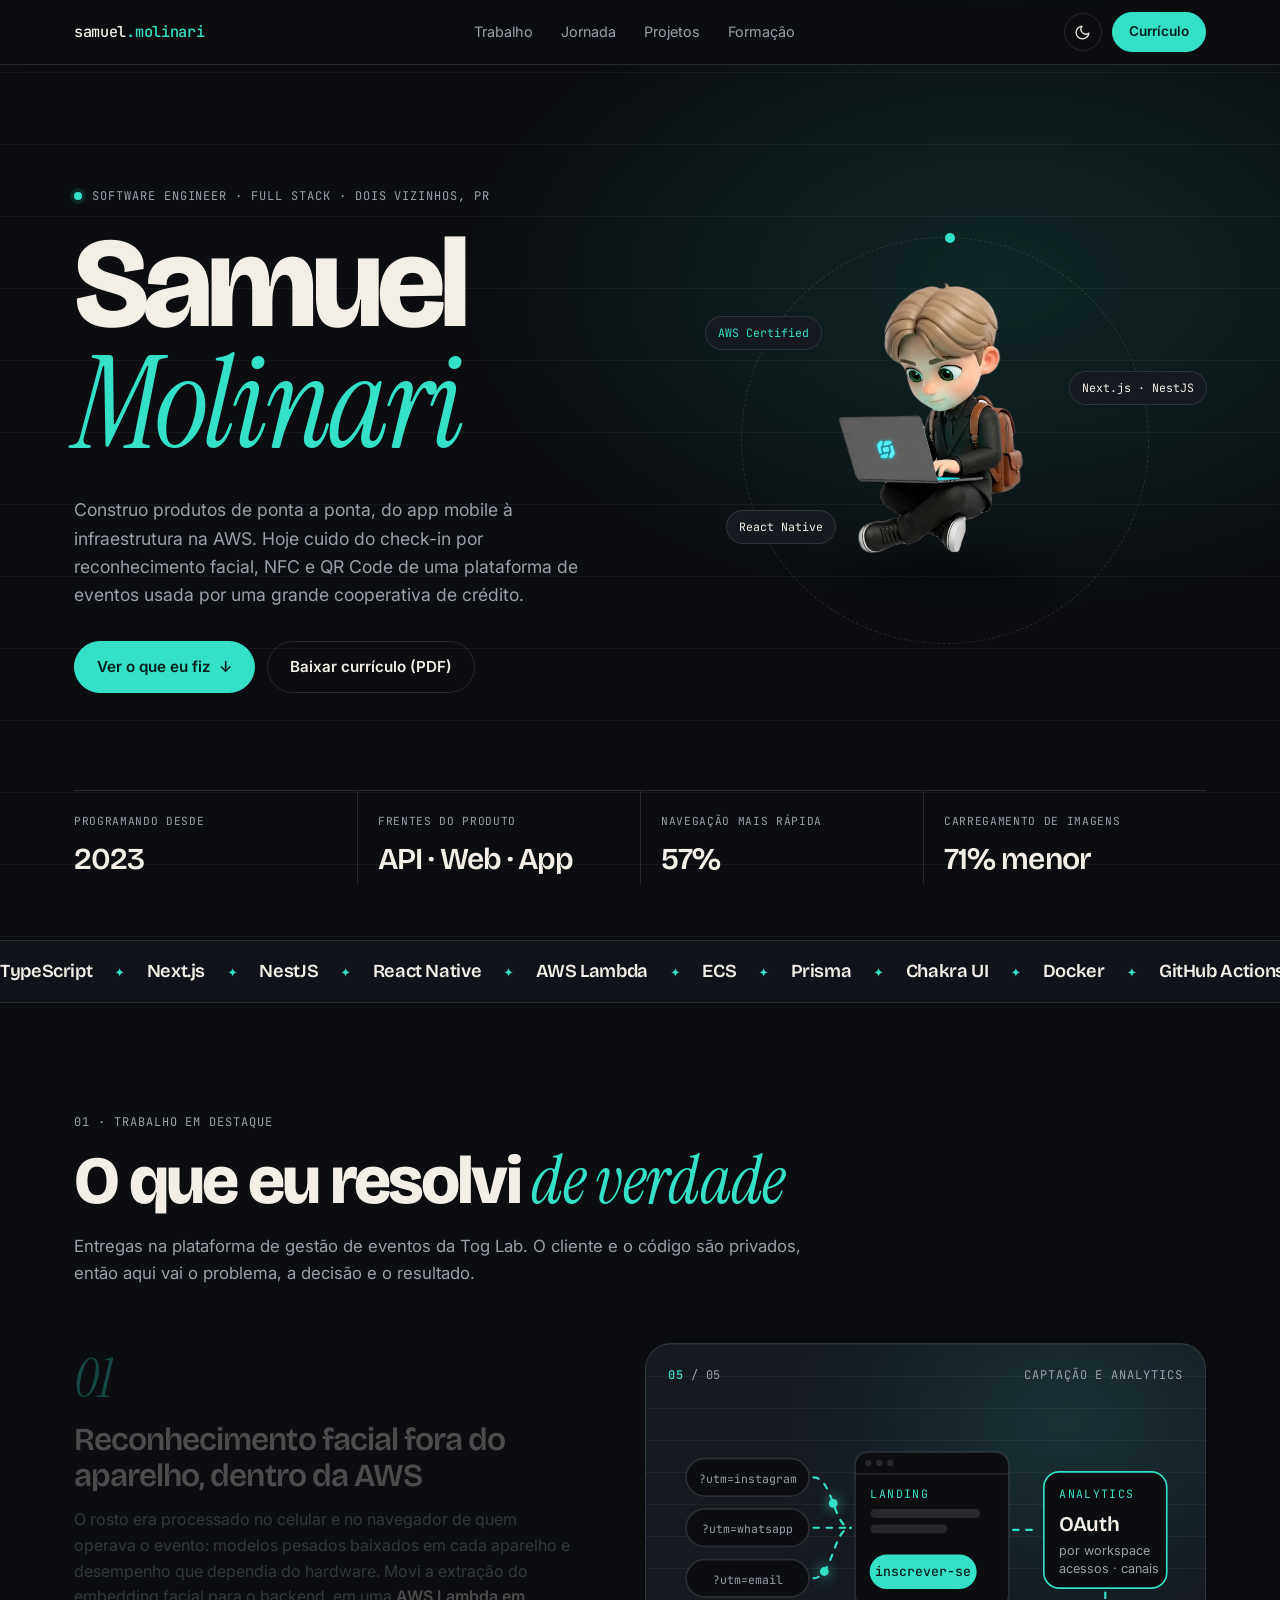
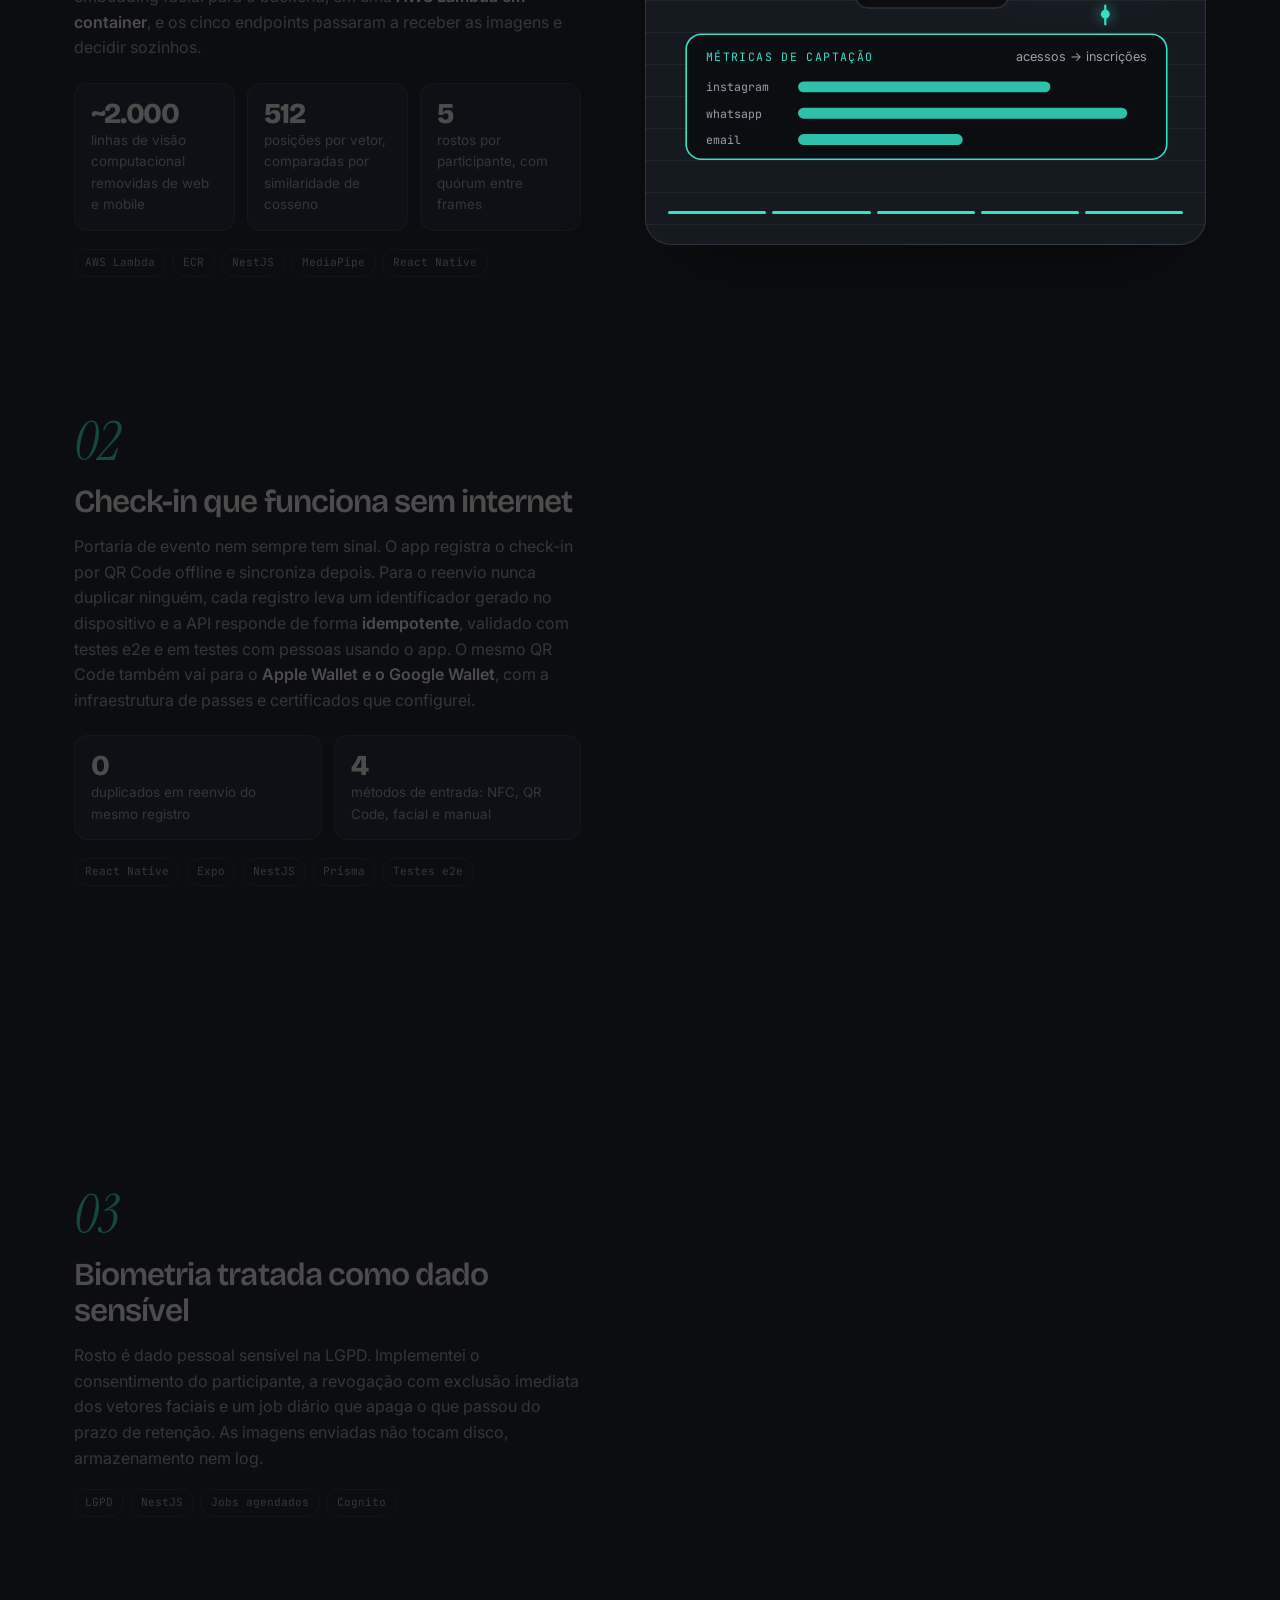
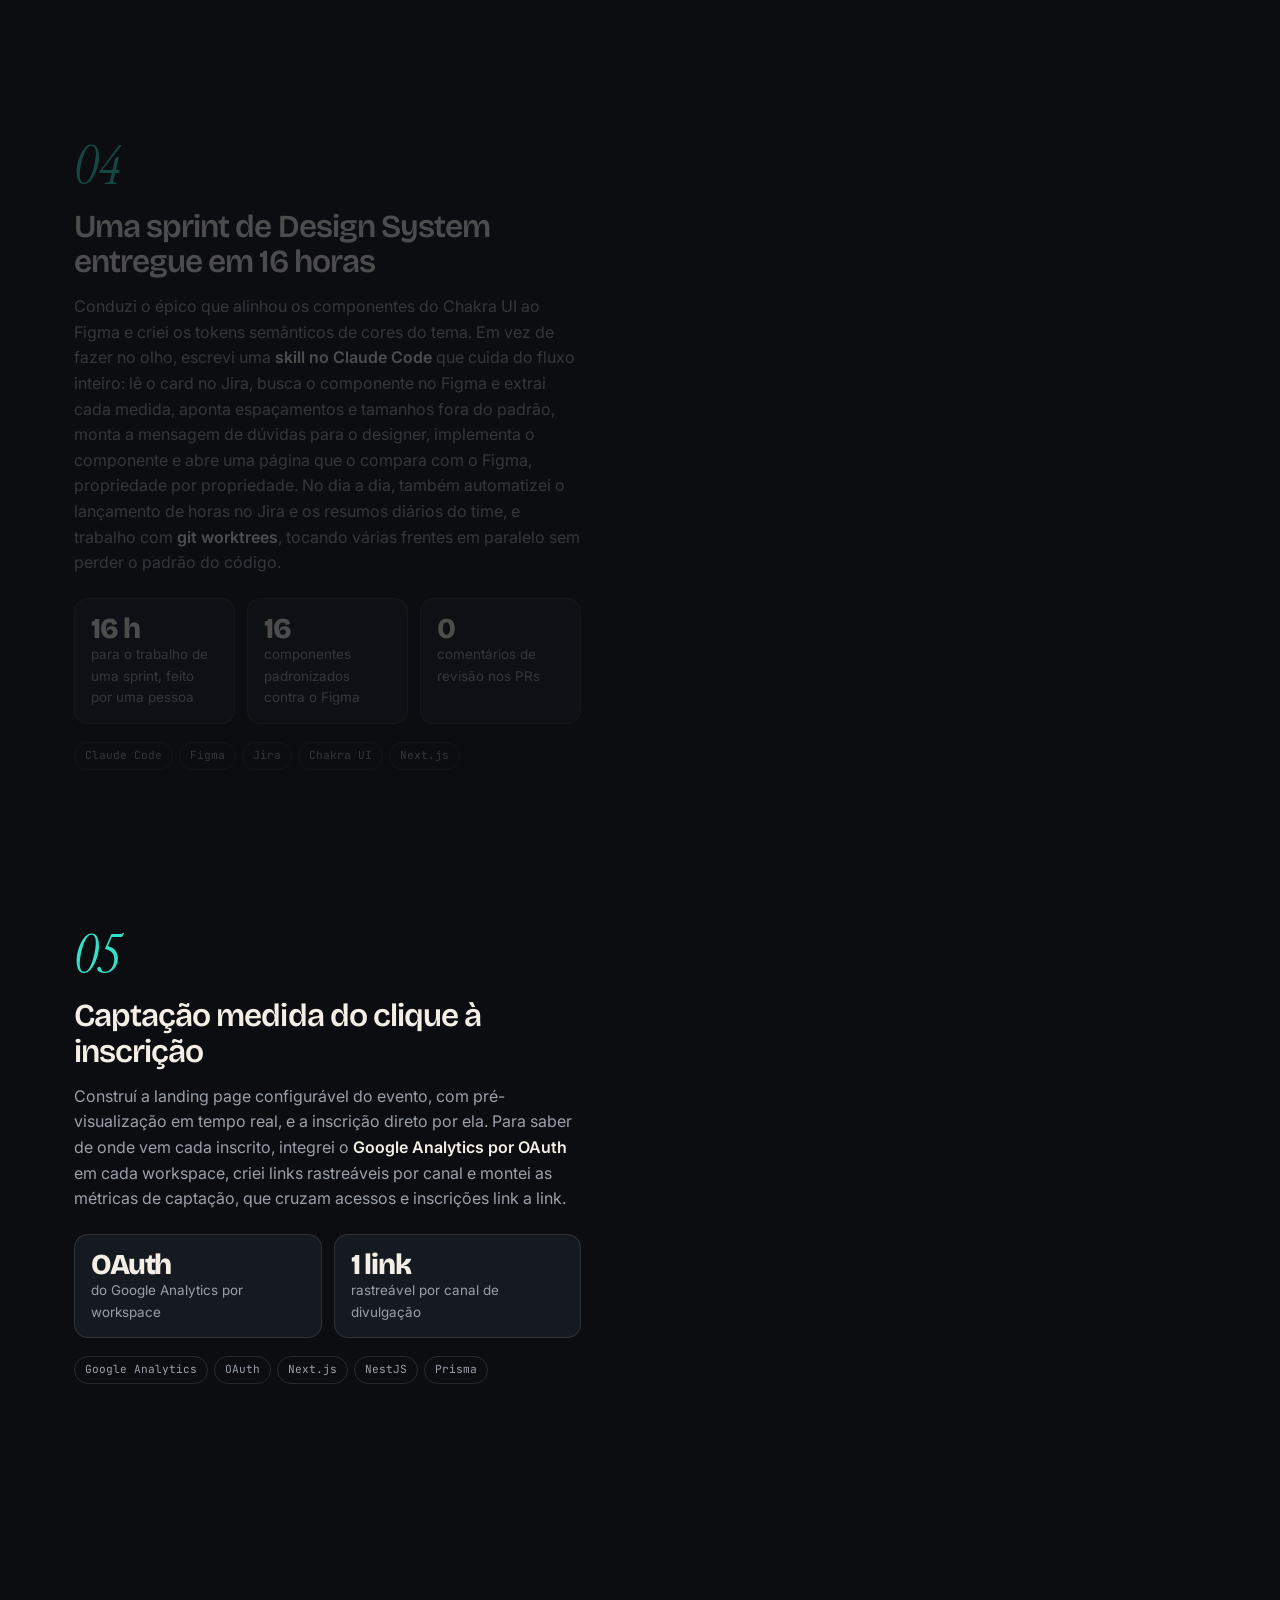
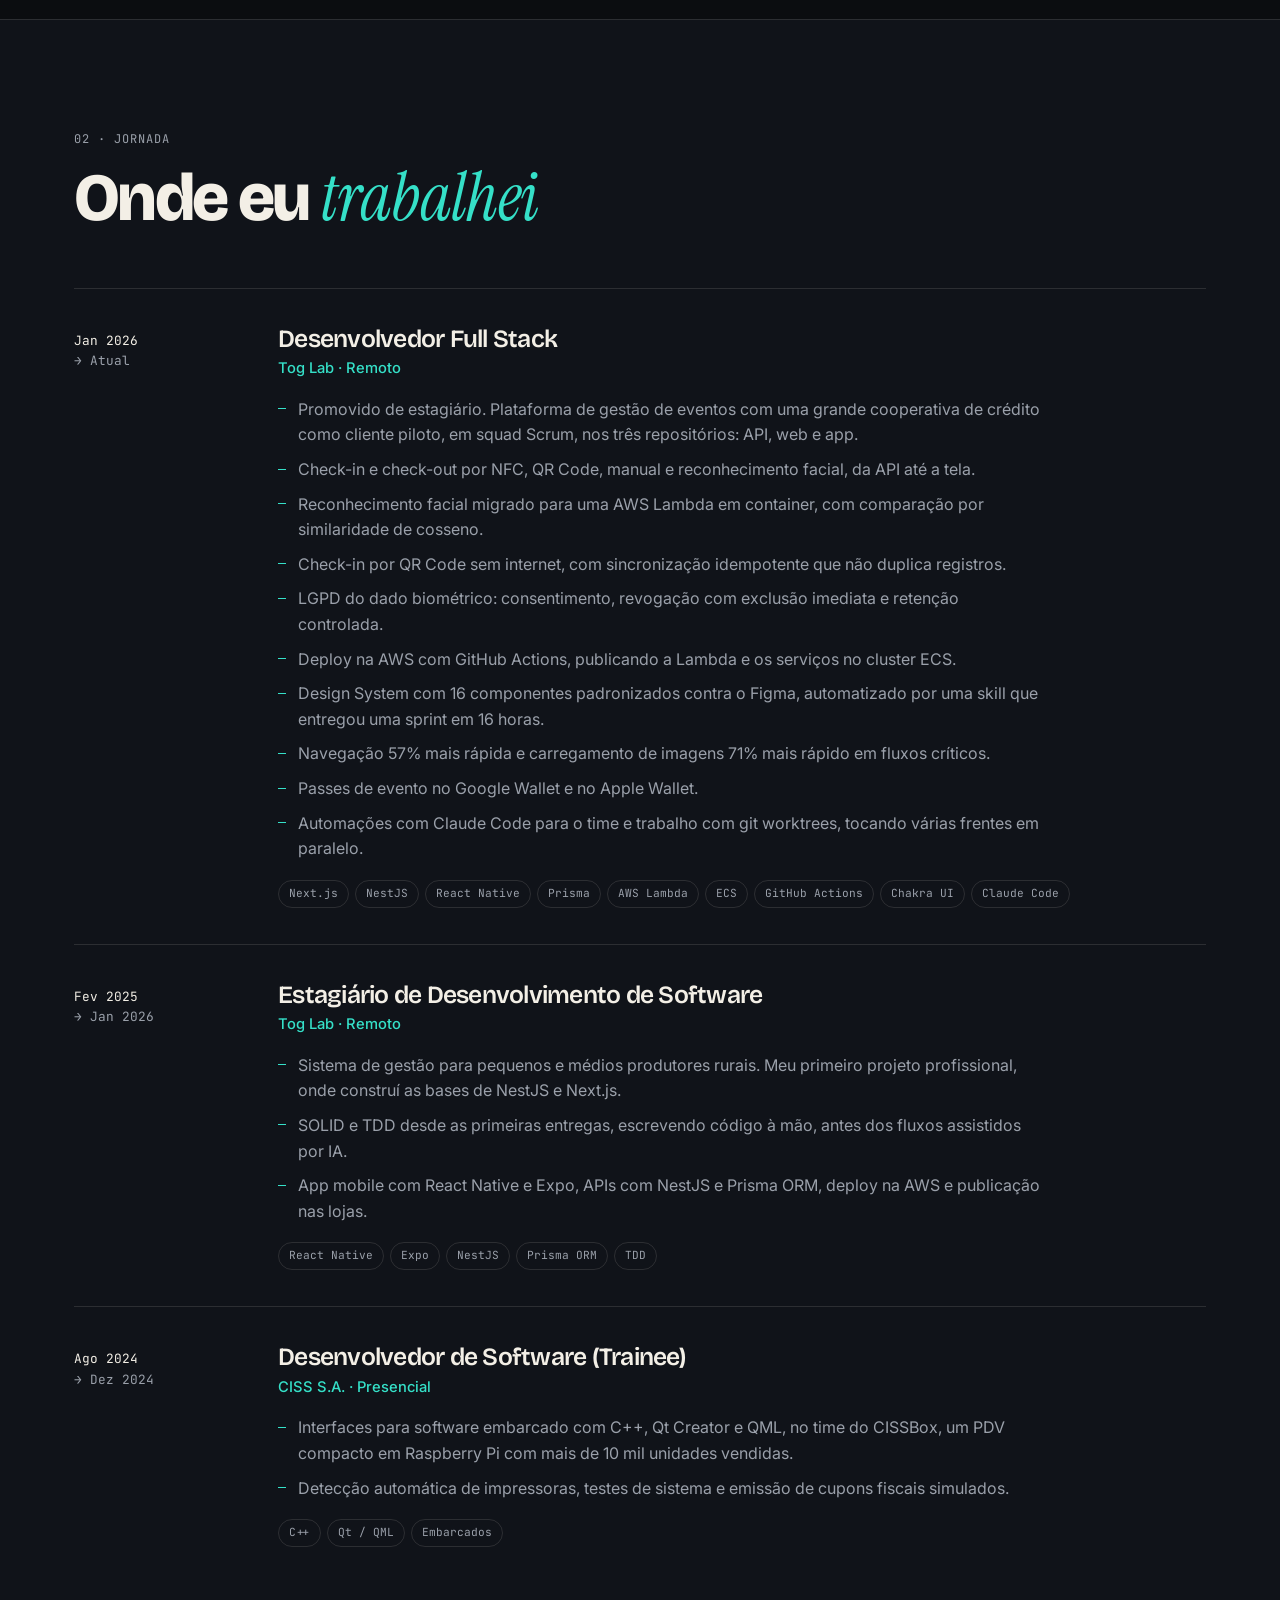
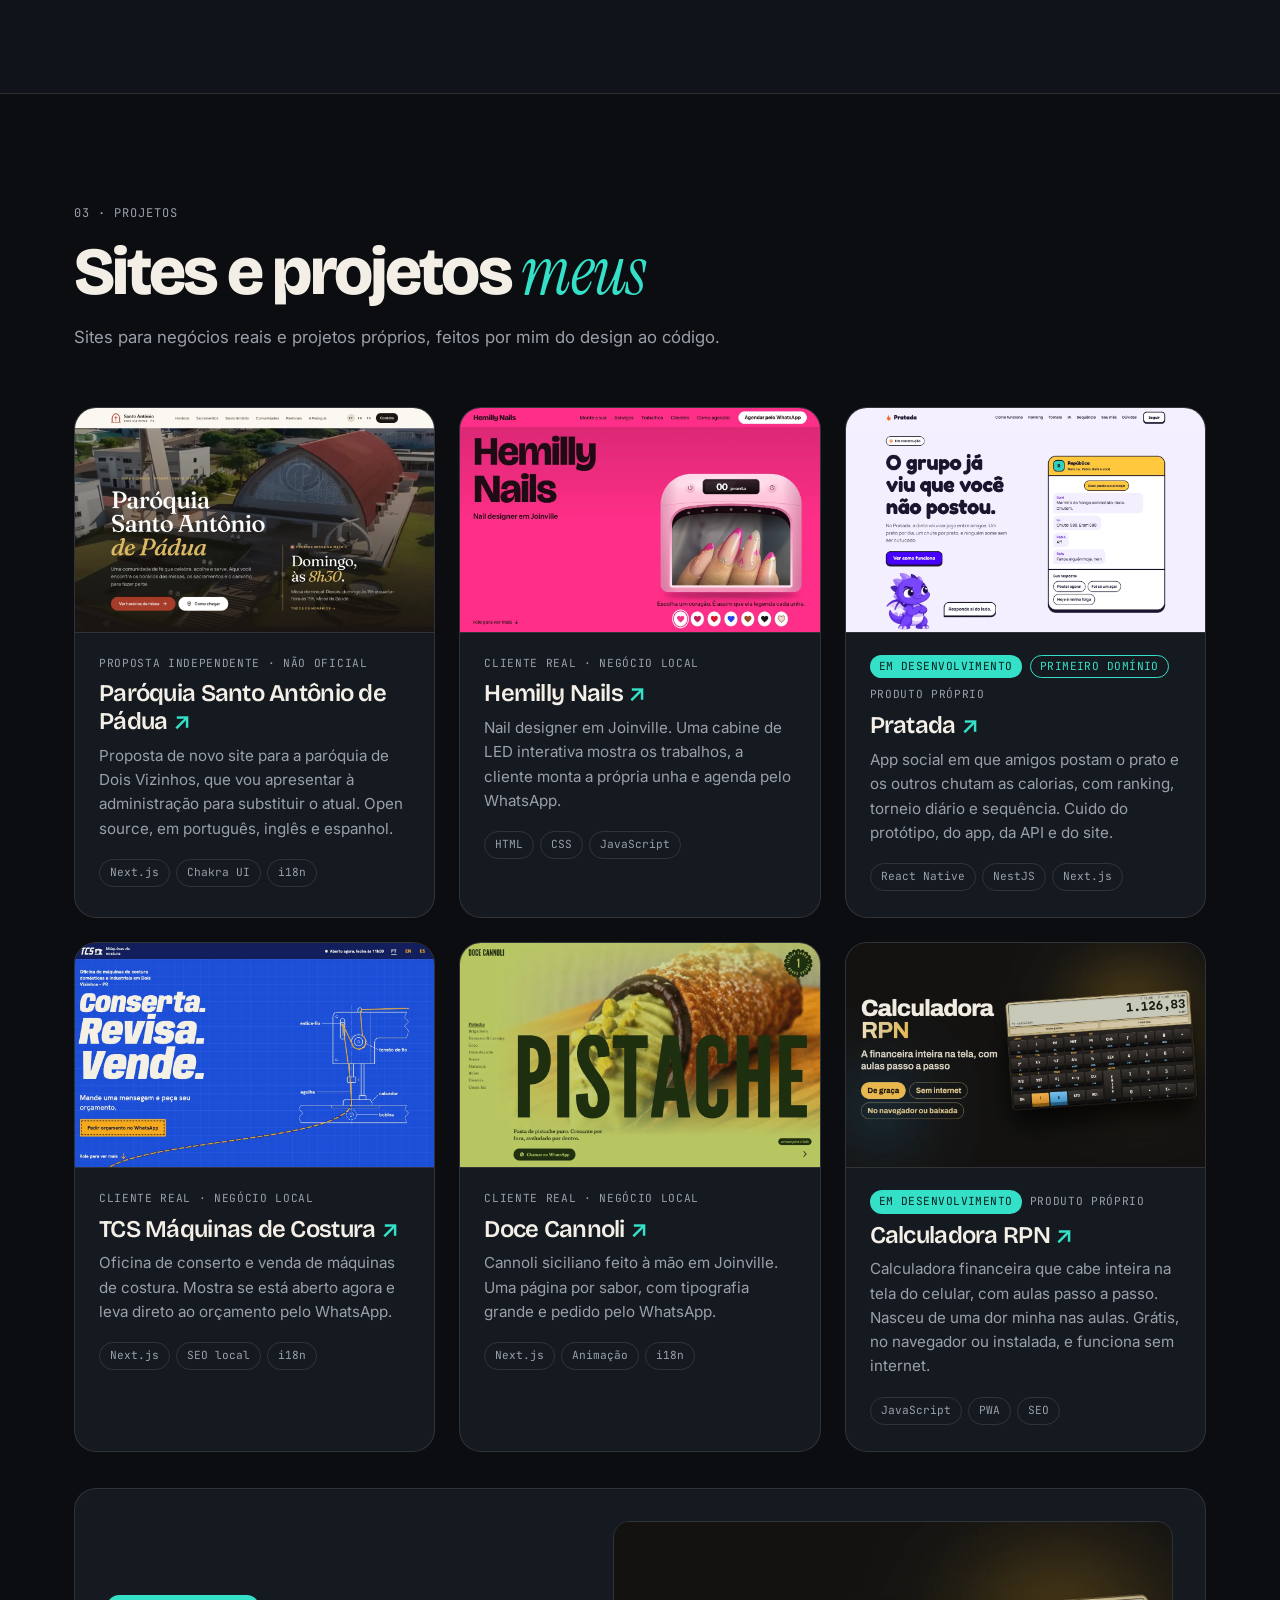
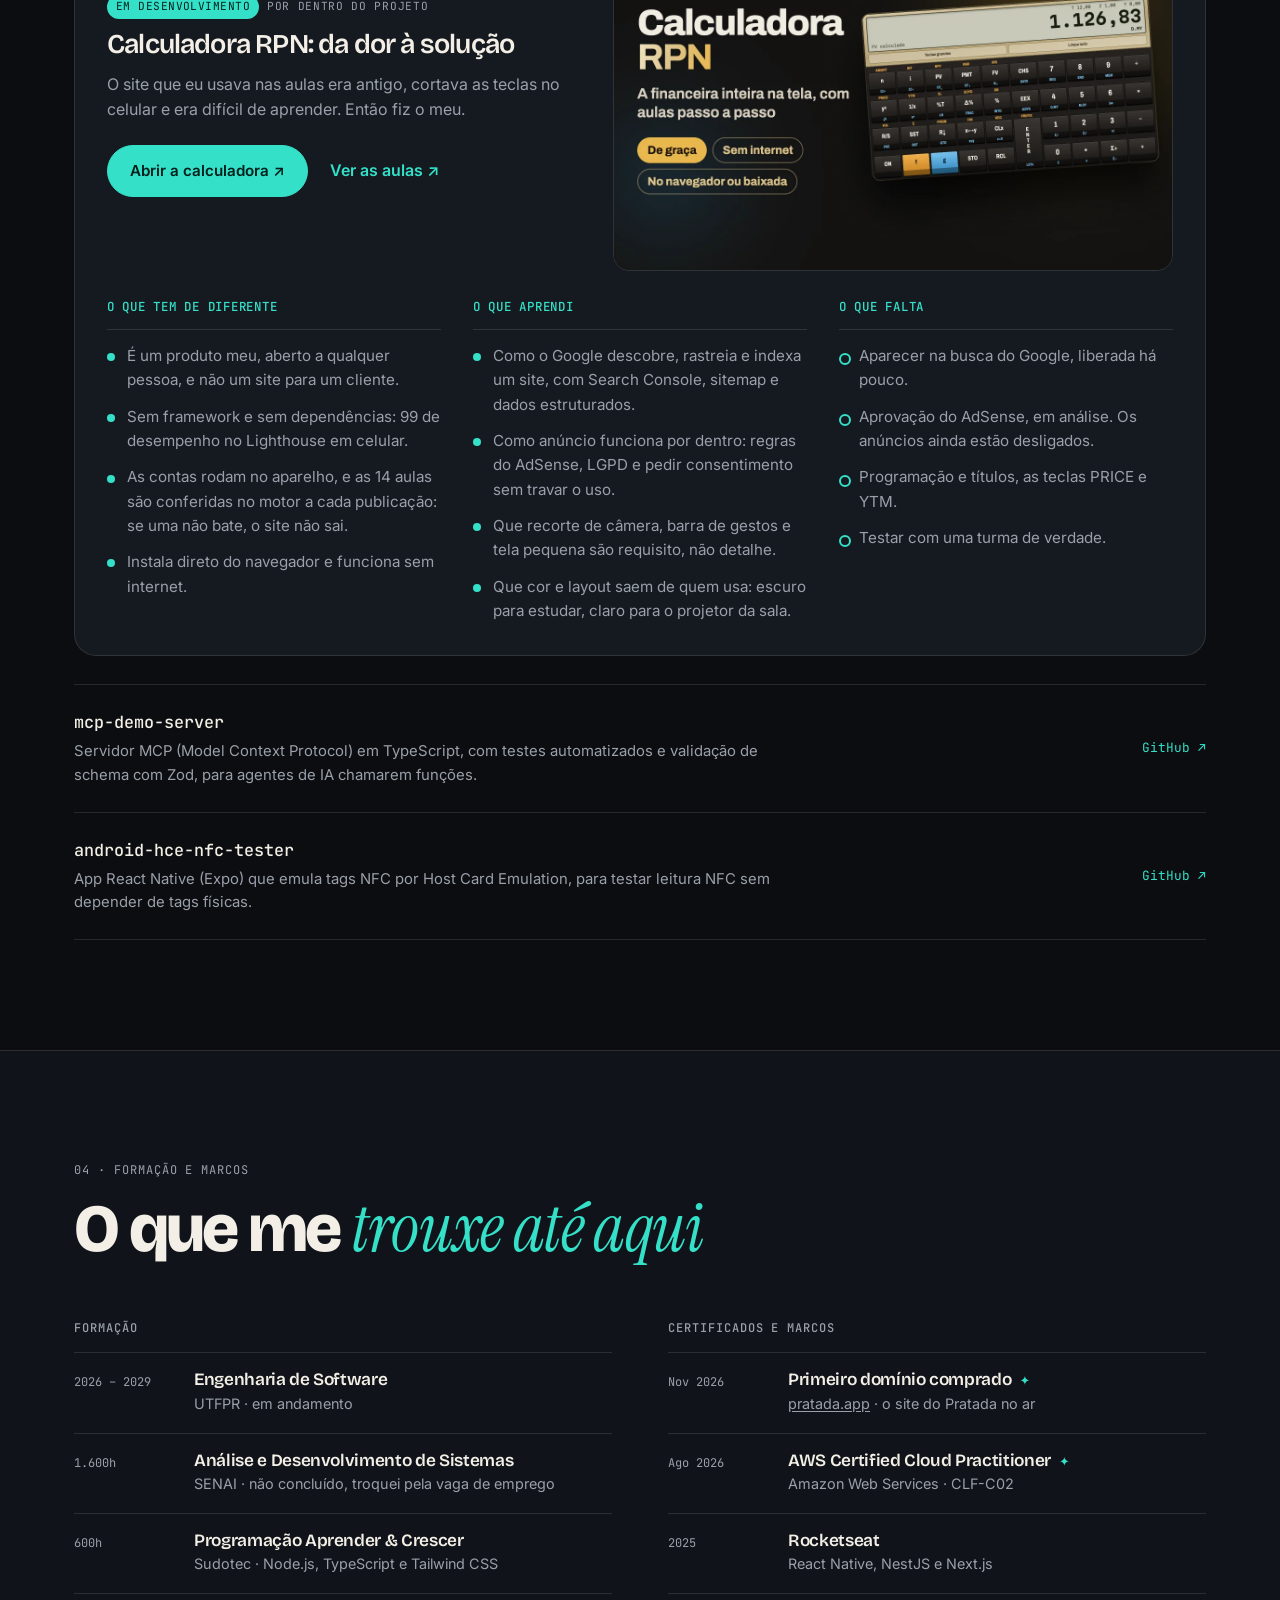
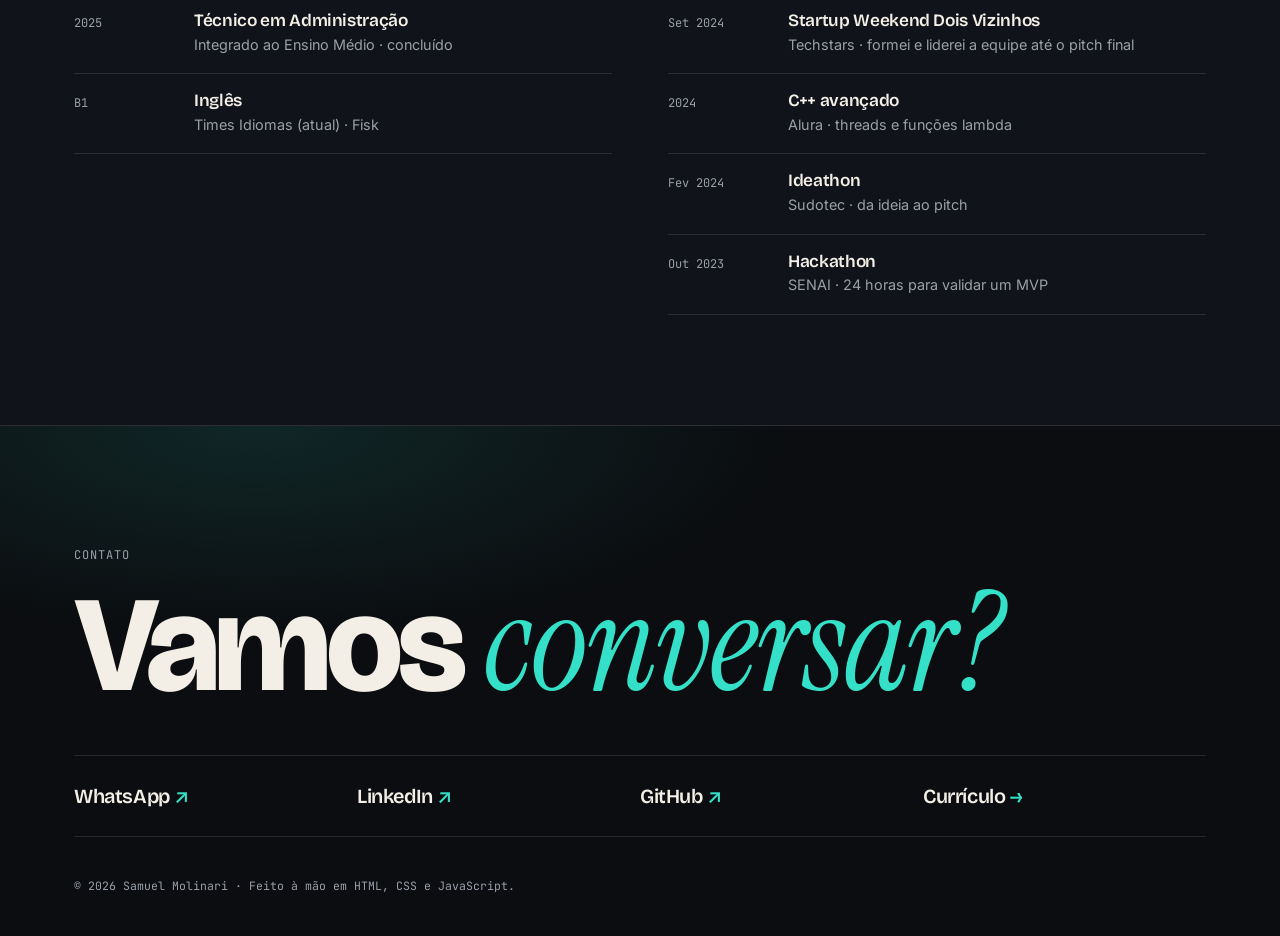
<file: index.html>
<!doctype html>
<html lang="pt-br">
  <head>
    <meta charset="UTF-8" />
    <meta name="viewport" content="width=device-width, initial-scale=1.0" />
    <title>Samuel Molinari | Software Engineer · Full Stack</title>
    <meta
      name="description"
      content="Software Engineer · Full Stack. Do app mobile à infraestrutura na AWS: reconhecimento facial, operação offline e produtos web com Next.js, NestJS e React Native."
    />
    <meta property="og:title" content="Samuel Molinari | Software Engineer · Full Stack" />
    <meta
      property="og:description"
      content="Do app mobile à infraestrutura na AWS: reconhecimento facial, operação offline e produtos web."
    />
    <meta property="og:type" content="website" />
    <meta property="og:url" content="https://samuelmolinari.dev/" />
    <meta property="og:image" content="https://samuelmolinari.dev/assets/og.png" />
    <meta property="og:image:width" content="1200" />
    <meta property="og:image:height" content="630" />
    <meta property="og:image:alt" content="Samuel Molinari, Software Engineer · Full Stack" />
    <meta name="twitter:card" content="summary_large_image" />
    <meta name="twitter:image" content="https://samuelmolinari.dev/assets/og.png" />
    <meta name="theme-color" content="#0b0d10" />
    <link rel="canonical" href="https://samuelmolinari.dev/" />
    <link rel="icon" type="image/png" href="assets/favicon.png" />
    <script type="application/ld+json">
      {
        "@context": "https://schema.org",
        "@type": "Person",
        "name": "Samuel Molinari",
        "jobTitle": "Software Engineer",
        "url": "https://samuelmolinari.dev/",
        "image": "https://samuelmolinari.dev/assets/og.png",
        "address": { "@type": "PostalAddress", "addressLocality": "Dois Vizinhos", "addressRegion": "PR", "addressCountry": "BR" },
        "sameAs": ["https://www.linkedin.com/in/samuel-molinari", "https://github.com/Alucsky"]
      }
    </script>

    <link rel="preconnect" href="https://fonts.googleapis.com" />
    <link rel="preconnect" href="https://fonts.gstatic.com" crossorigin />
    <link
      href="https://fonts.googleapis.com/css2?family=Bricolage+Grotesque:opsz,wght@12..96,400;12..96,600;12..96,800&family=Instrument+Serif:ital@0;1&family=Inter:wght@400;500;600&family=JetBrains+Mono:wght@400;500&display=swap"
      rel="stylesheet"
    />
    <link rel="stylesheet" href="style.css" />
    <script>
      document.documentElement.classList.add('js')
      try {
        if (localStorage.getItem('theme') === 'light')
          document.documentElement.classList.add('light')
      } catch (e) {}
      // Entrada: toca uma vez por sessão e respeita "reduzir movimento"
      try {
        var reduce = window.matchMedia('(prefers-reduced-motion: reduce)').matches
        if (reduce || sessionStorage.getItem('intro') === '1')
          document.documentElement.classList.add('intro-skip')
        sessionStorage.setItem('intro', '1')
      } catch (e) {}
    </script>
  </head>
  <body>
    <a class="skip" href="#trabalho">Pular para o conteúdo</a>

    <div class="intro" aria-hidden="true">
      <div class="intro-inner">
        <p class="intro-eyebrow">Software Engineer · Full Stack</p>
        <p class="intro-name">
          <span><b>Samuel</b></span>
          <span><em>Molinari</em></span>
        </p>
        <div class="intro-bar"><i></i></div>
      </div>
    </div>

    <header class="site-header">
      <div class="wrap nav">
        <a class="brand" href="#home" aria-label="Início">
          samuel<span>.molinari</span>
        </a>
        <nav class="nav-links" aria-label="Seções">
          <a href="#trabalho">Trabalho</a>
          <a href="#jornada">Jornada</a>
          <a href="#projetos">Projetos</a>
          <a href="#formacao">Formação</a>
        </nav>
        <div class="nav-actions">
          <button class="theme-toggle" id="theme-btn" aria-label="Alternar tema claro e escuro">
            <svg class="i-moon" viewBox="0 0 24 24" aria-hidden="true">
              <path d="M21 12.8A9 9 0 1 1 11.2 3a7 7 0 0 0 9.8 9.8z" />
            </svg>
            <svg class="i-sun" viewBox="0 0 24 24" aria-hidden="true">
              <circle cx="12" cy="12" r="4.5" />
              <path d="M12 2v2.5M12 19.5V22M2 12h2.5M19.5 12H22M4.9 4.9l1.8 1.8M17.3 17.3l1.8 1.8M4.9 19.1l1.8-1.8M17.3 6.7l1.8-1.8" />
            </svg>
          </button>
          <a class="btn btn-small" href="curriculo.html">Currículo</a>
        </div>
      </div>
      <div class="scroll-progress" aria-hidden="true"></div>
    </header>

    <main>
      <!-- HERO -->
      <section id="home" class="hero">
        <div class="wrap hero-grid">
          <div class="hero-text">
            <p class="eyebrow">
              <span class="dot"></span> Software Engineer · Full Stack · Dois Vizinhos, PR
            </p>
            <h1>
              Samuel
              <em>Molinari</em>
            </h1>
            <p class="lead">
              Construo produtos de ponta a ponta, do app mobile à infraestrutura
              na AWS. Hoje cuido do check-in por reconhecimento facial, NFC e QR
              Code de uma plataforma de eventos usada por uma grande cooperativa
              de crédito.
            </p>
            <div class="hero-cta">
              <a class="btn" href="#trabalho">Ver o que eu fiz <span aria-hidden="true">↓</span></a>
              <a class="btn btn-ghost" href="assets/curriculo-samuel-molinari.pdf" download>
                Baixar currículo (PDF)
              </a>
            </div>
          </div>

          <div class="hero-figure">
            <div class="orbit" aria-hidden="true"></div>
            <video autoplay loop muted playsinline aria-label="Ilustração animada do Samuel programando">
              <source src="assets/samuel-coding.webm" type="video/webm" />
            </video>
            <div class="shadow" aria-hidden="true"></div>
            <span class="chip chip-a">AWS Certified</span>
            <span class="chip chip-b">Next.js · NestJS</span>
            <span class="chip chip-c">React Native</span>
          </div>
        </div>

        <div class="wrap">
          <dl class="stats">
            <div>
              <dt>Programando desde</dt>
              <dd>2023</dd>
            </div>
            <div>
              <dt>Frentes do produto</dt>
              <dd>API · Web · App</dd>
            </div>
            <div>
              <dt>Navegação mais rápida</dt>
              <dd>57%</dd>
            </div>
            <div>
              <dt>Carregamento de imagens</dt>
              <dd>71% menor</dd>
            </div>
          </dl>
        </div>
      </section>

      <!-- MARQUEE -->
      <div class="marquee" aria-hidden="true">
        <div class="marquee-track">
          <span>TypeScript</span><span>Next.js</span><span>NestJS</span><span>React Native</span><span>AWS Lambda</span><span>ECS</span><span>Prisma</span><span>Chakra UI</span><span>Docker</span><span>GitHub Actions</span><span>Claude Code</span><span>Git worktrees</span><span>MCP</span>
          <span>TypeScript</span><span>Next.js</span><span>NestJS</span><span>React Native</span><span>AWS Lambda</span><span>ECS</span><span>Prisma</span><span>Chakra UI</span><span>Docker</span><span>GitHub Actions</span><span>Claude Code</span><span>Git worktrees</span><span>MCP</span>
        </div>
      </div>

      <!-- TRABALHO -->
      <section id="trabalho" class="section">
        <div class="wrap">
          <header class="section-head">
            <p class="eyebrow">01 · Trabalho em destaque</p>
            <h2>O que eu resolvi <em>de verdade</em></h2>
            <p class="section-sub">
              Entregas na plataforma de gestão de eventos da Tog Lab. O cliente
              e o código são privados, então aqui vai o problema, a decisão e o
              resultado.
            </p>
          </header>

          <div class="cases">
            <div class="case-list">
            <article class="case" data-step="0" data-label="Facial na AWS">
              <span class="case-n">01</span>
              <div class="case-body">
                <h3>Reconhecimento facial fora do aparelho, dentro da AWS</h3>
                <p>
                  O rosto era processado no celular e no navegador de quem
                  operava o evento: modelos pesados baixados em cada aparelho e
                  desempenho que dependia do hardware. Movi a extração do
                  embedding facial para o backend, em uma
                  <strong>AWS Lambda em container</strong>, e os cinco endpoints
                  passaram a receber as imagens e decidir sozinhos.
                </p>
                <ul class="case-facts">
                  <li><b>~2.000</b> linhas de visão computacional removidas de web e mobile</li>
                  <li><b>512</b> posições por vetor, comparadas por similaridade de cosseno</li>
                  <li><b>5</b> rostos por participante, com quórum entre frames</li>
                </ul>
                <p class="tags">
                  <span>AWS Lambda</span><span>ECR</span><span>NestJS</span><span>MediaPipe</span><span>React Native</span>
                </p>
              </div>
              <figure class="case-visual">
<svg viewBox="0 0 480 360" role="img" class="d-facial" aria-label="Fluxo: frames da câmera vão para uma AWS Lambda, que gera um vetor de 512 posições comparado por similaridade de cosseno até confirmar o check-in">
  <g transform="translate(0 -26)">
  <g class="v-pop" style="--d:0s">
    <rect class="v-node" x="22" y="96" width="78" height="58" rx="8"/>
    <rect class="v-node" x="30" y="112" width="78" height="58" rx="8"/>
    <rect class="v-node v-node-hi" x="38" y="128" width="78" height="58" rx="8"/>
    <circle class="v-accent-stroke" cx="77" cy="152" r="13"/>
    <circle class="v-accent-fill" cx="72" cy="149" r="1.8"/><circle class="v-accent-fill" cx="82" cy="149" r="1.8"/>
    <path class="v-accent-stroke" d="M71 157 q6 5 12 0"/>
    <text class="v-label" x="38" y="214">3–5 frames</text>
    <text class="v-sub" x="38" y="230">JPEG · sem disco</text>
  </g>
  <path class="v-flow" d="M124 157 H176"/>
  <g class="v-pop" style="--d:0.25s">
    <rect class="v-box" x="180" y="96" width="132" height="122" rx="14"/>
    <text class="v-kicker" x="196" y="120">AWS LAMBDA</text>
    <text class="v-strong" x="196" y="146">embedding</text>
    <text class="v-strong" x="196" y="166">facial</text>
    <text class="v-sub" x="196" y="200">container · ECR</text>
  </g>
  <path class="v-flow" d="M316 157 H352"/>
  <g class="v-pop" style="--d:0.5s">
    <g class="v-bars v-eq">
      <rect x="358" y="128" width="5" height="58" rx="2"/><rect x="367" y="146" width="5" height="40" rx="2"/>
      <rect x="376" y="118" width="5" height="68" rx="2"/><rect x="385" y="152" width="5" height="34" rx="2"/>
      <rect x="394" y="136" width="5" height="50" rx="2"/><rect x="403" y="160" width="5" height="26" rx="2"/>
      <rect x="412" y="124" width="5" height="62" rx="2"/><rect x="421" y="142" width="5" height="44" rx="2"/>
      <rect x="430" y="156" width="5" height="30" rx="2"/><rect x="439" y="132" width="5" height="54" rx="2"/>
      <rect x="448" y="148" width="5" height="38" rx="2"/>
    </g>
    <text class="v-label" x="358" y="214">vetor 512-d</text>
  </g>
  <path class="v-flow" d="M405 236 V262 H330"/>
  <g class="v-pop" style="--d:0.75s">
    <rect class="v-chip" x="150" y="244" width="176" height="38" rx="19"/>
    <text class="v-mono" x="238" y="268" text-anchor="middle">cosseno · quórum</text>
  </g>
  <path class="v-flow" d="M146 263 H112"/>
  <g class="v-pop" style="--d:1s">
    <rect class="v-chip v-chip-on" x="22" y="244" width="86" height="38" rx="19"/>
    <text class="v-on" x="65" y="268" text-anchor="middle">✓ check-in</text>
  </g>
  <g class="v-pop" style="--d:1.15s">
    <text class="v-sub" x="22" y="318">até 5 rostos por participante · ~2.000 linhas a menos no cliente</text>
  </g>
  <circle class="v-packet" r="4"><animateMotion dur="2.6s" repeatCount="indefinite" path="M124 157 H176 M316 157 H352"/></circle>
  <circle class="v-packet" r="4"><animateMotion dur="2.6s" begin="1.3s" repeatCount="indefinite" path="M405 236 V262 H330 M146 263 H112"/></circle>
  <rect class="v-ring" x="22" y="244" width="86" height="38" rx="19"/>
  </g>
</svg>
              </figure>
            </article>

            <article class="case" data-step="1" data-label="Offline-first">
              <span class="case-n">02</span>
              <div class="case-body">
                <h3>Check-in que funciona sem internet</h3>
                <p>
                  Portaria de evento nem sempre tem sinal. O app registra o
                  check-in por QR Code offline e sincroniza depois. Para o
                  reenvio nunca duplicar ninguém, cada registro leva um
                  identificador gerado no dispositivo e a API responde de forma
                  <strong>idempotente</strong>, validado com testes e2e e
                  em testes com pessoas usando o app. O mesmo QR Code também
                  vai para o <strong>Apple Wallet e o Google Wallet</strong>,
                  com a infraestrutura de passes e certificados que configurei.
                </p>
                <ul class="case-facts">
                  <li><b>0</b> duplicados em reenvio do mesmo registro</li>
                  <li><b>4</b> métodos de entrada: NFC, QR Code, facial e manual</li>
                </ul>
                <p class="tags">
                  <span>React Native</span><span>Expo</span><span>NestJS</span><span>Prisma</span><span>Testes e2e</span>
                </p>
              </div>
              <figure class="case-visual">
<svg viewBox="0 0 480 360" role="img" aria-label="Fluxo: o app guarda check-ins sem conexão numa fila e sincroniza com a API; reenviar o mesmo identificador não cria registro duplicado">
  <g class="v-pop" style="--d:0s">
    <rect class="v-node" x="34" y="44" width="124" height="252" rx="20"/>
    <rect class="v-line-fill" x="78" y="54" width="36" height="5" rx="2.5"/>
    <path class="v-accent-stroke" d="M58 82 q20 -14 40 0 M64 89 q14 -9 28 0"/>
    <path class="v-cut" d="M56 96 L100 72"/>
    <text class="v-sub" x="106" y="90">offline</text>
  </g>
  <g class="v-pop" style="--d:0.2s"><rect class="v-item v-queue" style="--q:0s" x="50" y="114" width="92" height="34" rx="8"/><text class="v-mono-s" x="60" y="135">QR · id a1f9</text></g>
  <g class="v-pop" style="--d:0.35s"><rect class="v-item v-queue" style="--q:0.8s" x="50" y="156" width="92" height="34" rx="8"/><text class="v-mono-s" x="60" y="177">QR · id 7c02</text></g>
  <g class="v-pop" style="--d:0.5s"><rect class="v-item v-queue" style="--q:1.6s" x="50" y="198" width="92" height="34" rx="8"/><text class="v-mono-s" x="60" y="219">QR · id e41b</text></g>
  <g class="v-pop" style="--d:0.6s"><text class="v-label" x="50" y="266">fila local</text></g>
  <path class="v-flow" d="M162 170 H222"/>
  <g class="v-pop" style="--d:0.7s"><text class="v-kicker" x="168" y="160">SYNC</text></g>
  <g class="v-pop" style="--d:0.8s">
    <rect class="v-box" x="226" y="122" width="146" height="96" rx="14"/>
    <text class="v-kicker" x="242" y="146">API</text>
    <text class="v-strong" x="242" y="172">idempotente</text>
    <text class="v-sub" x="242" y="198">por clientId</text>
  </g>
  <path class="v-flow" d="M376 170 H398"/>
  <g class="v-pop" style="--d:1s">
    <path class="v-node" d="M402 132 V200 a26 9 0 0 0 52 0 V132"/>
    <ellipse class="v-node" cx="428" cy="132" rx="26" ry="9"/>
    <path class="v-accent-stroke v-db-fill" d="M408 178 a20 6 0 0 0 40 0"/>
    <text class="v-label" x="428" y="236" text-anchor="middle">1 registro</text>
  </g>
  <path class="v-loop" d="M300 222 C300 286, 170 290, 112 244"/>
  <path class="v-loop-head" d="M120 240 l-9 3 l3 9"/>
  <g class="v-pop" style="--d:1.1s"><text class="v-sub" x="196" y="288">mesmo clientId</text></g>
  <g class="v-pop" style="--d:1.2s">
    <rect class="v-chip v-chip-on" x="196" y="300" width="200" height="34" rx="17"/>
    <text class="v-on" x="296" y="322" text-anchor="middle">reenvio → 0 duplicados</text>
  </g>
  <circle class="v-packet" r="4"><animateMotion dur="2.4s" repeatCount="indefinite" path="M162 170 H222 M376 170 H398"/></circle>
  <circle class="v-packet" r="4"><animateMotion dur="2.4s" begin="0.8s" repeatCount="indefinite" path="M162 170 H222 M376 170 H398"/></circle>
</svg>
              </figure>
            </article>

            <article class="case" data-step="2" data-label="LGPD">
              <span class="case-n">03</span>
              <div class="case-body">
                <h3>Biometria tratada como dado sensível</h3>
                <p>
                  Rosto é dado pessoal sensível na LGPD. Implementei o
                  consentimento do participante, a revogação com exclusão
                  imediata dos vetores faciais e um job diário que apaga o que
                  passou do prazo de retenção. As imagens enviadas não tocam
                  disco, armazenamento nem log.
                </p>
                <p class="tags">
                  <span>LGPD</span><span>NestJS</span><span>Jobs agendados</span><span>Cognito</span>
                </p>
              </div>
              <figure class="case-visual">
<svg viewBox="0 0 480 360" role="img" aria-label="Linha do tempo do dado biométrico: consentimento, vetor guardado, revogação ou prazo de retenção e exclusão; imagens nunca tocam disco, armazenamento ou log">
  <g class="v-pop" style="--d:0s">
    <rect class="v-chip" x="22" y="34" width="132" height="34" rx="17"/><text class="v-mono" x="88" y="56" text-anchor="middle">disco</text><path class="v-cut" d="M44 51 H132"/>
    <rect class="v-chip" x="174" y="34" width="132" height="34" rx="17"/><text class="v-mono" x="240" y="56" text-anchor="middle">S3</text><path class="v-cut" d="M196 51 H284"/>
    <rect class="v-chip" x="326" y="34" width="132" height="34" rx="17"/><text class="v-mono" x="392" y="56" text-anchor="middle">log</text><path class="v-cut" d="M348 51 H436"/>
    <text class="v-sub" x="22" y="92">a imagem do rosto não fica em lugar nenhum</text>
  </g>
  <path class="v-track" d="M72 186 H410"/>
  <path class="v-flow" d="M72 186 H410"/>
  <circle class="v-packet" r="5"><animateMotion dur="3.2s" repeatCount="indefinite" path="M72 186 H410"/></circle>
  <g class="v-pop" style="--d:0.25s">
    <circle class="v-dot v-dot-on" cx="72" cy="186" r="16"/><path class="v-on-stroke" d="M65 186 l5 5 l9 -10"/>
    <text class="v-label" x="72" y="226" text-anchor="middle">consentimento</text>
  </g>
  <g class="v-pop" style="--d:0.5s">
    <circle class="v-dot" cx="186" cy="186" r="16"/>
    <rect class="v-accent-stroke" x="179" y="184" width="14" height="10" rx="2"/><path class="v-accent-stroke" d="M182 184 v-4 a4 4 0 0 1 8 0 v4"/>
    <text class="v-label" x="186" y="226" text-anchor="middle">vetor guardado</text>
  </g>
  <g class="v-pop" style="--d:0.75s">
    <circle class="v-dot" cx="302" cy="186" r="16"/><path class="v-accent-stroke" d="M296 180 l12 12 M308 180 l-12 12"/>
    <text class="v-label" x="302" y="226" text-anchor="middle">revogação</text>
  </g>
  <g class="v-pop" style="--d:1s">
    <circle class="v-dot v-dot-on" cx="410" cy="186" r="16"/>
    <path class="v-on-stroke" d="M403 181 h14 M405 181 v11 h10 v-11 M408 178 h4"/>
    <text class="v-label" x="410" y="226" text-anchor="middle">exclusão</text>
  </g>
  <g class="v-pop" style="--d:1.2s">
    <rect class="v-box" x="248" y="262" width="210" height="64" rx="14"/>
    <circle class="v-accent-stroke" cx="276" cy="294" r="12"/><path class="v-accent-stroke" d="M276 287 v7 l5 3"/>
    <text class="v-strong" x="298" y="290">job diário</text>
    <text class="v-sub" x="298" y="310">apaga vetores fora do prazo</text>
    <path class="v-loop" d="M380 258 C400 244, 410 236, 410 210"/>
  </g>
</svg>
              </figure>
            </article>

            <article class="case" data-step="3" data-label="Skill de Design System">
              <span class="case-n">04</span>
              <div class="case-body">
                <h3>Uma sprint de Design System entregue em 16 horas</h3>
                <p>
                  Conduzi o épico que alinhou os componentes do Chakra UI ao
                  Figma e criei os tokens semânticos de cores do tema. Em vez
                  de fazer no olho, escrevi uma <strong>skill no Claude
                  Code</strong> que cuida do fluxo inteiro: lê o card no Jira,
                  busca o componente no Figma e extrai cada medida, aponta
                  espaçamentos e tamanhos fora do padrão, monta a mensagem de
                  dúvidas para o designer, implementa o componente e abre uma
                  página que o compara com o Figma, propriedade por
                  propriedade. No dia a dia, também automatizei o lançamento de
                  horas no Jira e os resumos diários do time, e trabalho com
                  <strong>git worktrees</strong>, tocando várias frentes em
                  paralelo sem perder o padrão do código.
                </p>
                <ul class="case-facts">
                  <li><b>16 h</b> para o trabalho de uma sprint, feito por uma pessoa</li>
                  <li><b>16</b> componentes padronizados contra o Figma</li>
                  <li><b>0</b> comentários de revisão nos PRs</li>
                </ul>
                <p class="tags">
                  <span>Claude Code</span><span>Figma</span><span>Jira</span><span>Chakra UI</span><span>Next.js</span>
                </p>
              </div>
              <figure class="case-visual">
<svg viewBox="0 0 480 360" role="img" aria-label="Pipeline da skill no Claude Code: card do Jira, medidas do Figma, dúvidas para o designer, código do componente e página de comparação com o Figma">
  <circle class="v-orbit" cx="240" cy="182" r="122"/>
  
  <g class="v-pop" style="--d:0s">
    <circle class="v-box" cx="240" cy="182" r="58"/>
    <text class="v-kicker" x="240" y="172" text-anchor="middle">SKILL</text>
    <text class="v-strong v-strong-s" x="240" y="194" text-anchor="middle">Claude Code</text>
  </g>
  <g class="v-pop" style="--d:0.2s"><rect class="v-step v-chip" x="194" y="42" width="92" height="36" rx="18" style="--s:0s"/><text class="v-mono" x="240" y="65" text-anchor="middle">card Jira</text></g>
  <g class="v-pop" style="--d:0.4s"><rect class="v-step v-chip" x="322" y="118" width="112" height="36" rx="18" style="--s:0.9s"/><text class="v-mono" x="378" y="141" text-anchor="middle">medidas Figma</text></g>
  <g class="v-pop" style="--d:0.6s"><rect class="v-step v-chip" x="280" y="262" width="138" height="36" rx="18" style="--s:1.8s"/><text class="v-mono" x="349" y="285" text-anchor="middle">dúvidas → design</text></g>
  <g class="v-pop" style="--d:0.8s"><rect class="v-step v-chip" x="72" y="262" width="118" height="36" rx="18" style="--s:2.7s"/><text class="v-mono" x="131" y="285" text-anchor="middle">componente</text></g>
  <g class="v-pop" style="--d:1s"><rect class="v-step v-chip v-chip-on" x="40" y="118" width="124" height="36" rx="18" style="--s:3.6s"/><text class="v-on" x="102" y="141" text-anchor="middle">diff vs Figma</text></g>
  <g class="v-pop" style="--d:1.2s">
    <text class="v-big" x="458" y="58" text-anchor="end">16 h</text>
    <text class="v-sub" x="458" y="78" text-anchor="end">1 sprint · 1 pessoa</text>
    <text class="v-sub" x="458" y="334" text-anchor="end">0 comentários de revisão</text>
  </g>
  <circle class="v-packet" r="5"><animateMotion dur="4.5s" repeatCount="indefinite" path="M240 60 A122 122 0 1 1 239.9 60"/></circle>
</svg>
              </figure>
            </article>

            <article class="case" data-step="4" data-label="Captação e Analytics">
              <span class="case-n">05</span>
              <div class="case-body">
                <h3>Captação medida do clique à inscrição</h3>
                <p>
                  Construí a landing page configurável do evento, com
                  pré-visualização em tempo real, e a inscrição direto por ela.
                  Para saber de onde vem cada inscrito, integrei o
                  <strong>Google Analytics por OAuth</strong> em cada workspace,
                  criei links rastreáveis por canal e montei as métricas de
                  captação, que cruzam acessos e inscrições link a link.
                </p>
                <ul class="case-facts">
                  <li><b>OAuth</b> do Google Analytics por workspace</li>
                  <li><b>1 link</b> rastreável por canal de divulgação</li>
                </ul>
                <p class="tags">
                  <span>Google Analytics</span><span>OAuth</span><span>Next.js</span><span>NestJS</span><span>Prisma</span>
                </p>
              </div>
              <figure class="case-visual">
<svg viewBox="0 0 480 360" role="img" aria-label="Fluxo de captação: links rastreáveis por canal levam à landing page do evento, o Google Analytics conectado por OAuth coleta os acessos e o painel cruza acessos e inscrições por link">
  <g class="v-pop" style="--d:0s">
    <rect class="v-chip" x="22" y="58" width="112" height="34" rx="17"/><text class="v-mono-s" x="78" y="80" text-anchor="middle">?utm=instagram</text>
  </g>
  <g class="v-pop" style="--d:0.12s">
    <rect class="v-chip" x="22" y="104" width="112" height="34" rx="17"/><text class="v-mono-s" x="78" y="126" text-anchor="middle">?utm=whatsapp</text>
  </g>
  <g class="v-pop" style="--d:0.24s">
    <rect class="v-chip" x="22" y="150" width="112" height="34" rx="17"/><text class="v-mono-s" x="78" y="172" text-anchor="middle">?utm=email</text>
  </g>
  <path class="v-flow" d="M138 75 C156 75, 156 121, 172 121"/>
  <path class="v-flow" d="M138 121 H172"/>
  <path class="v-flow" d="M138 167 C156 167, 156 121, 172 121"/>
  <g class="v-pop" style="--d:0.4s">
    <rect class="v-node" x="176" y="52" width="140" height="142" rx="12"/>
    <path class="v-track" d="M176 72 H316"/>
    <circle class="v-line-fill" cx="188" cy="62" r="3"/><circle class="v-line-fill" cx="198" cy="62" r="3"/><circle class="v-line-fill" cx="208" cy="62" r="3"/>
    <text class="v-kicker" x="190" y="94">LANDING</text>
    <rect class="v-line-fill" x="190" y="104" width="100" height="8" rx="4"/>
    <rect class="v-line-fill" x="190" y="118" width="70" height="8" rx="4"/>
    <rect class="v-chip v-chip-on" x="190" y="146" width="96" height="30" rx="15"/>
    <text class="v-on" x="238" y="165" text-anchor="middle">inscrever-se</text>
  </g>
  <path class="v-flow" d="M320 123 H344"/>
  <g class="v-pop" style="--d:0.6s">
    <rect class="v-box" x="348" y="70" width="112" height="106" rx="14"/>
    <text class="v-kicker" x="362" y="94">ANALYTICS</text>
    <text class="v-strong" x="362" y="124">OAuth</text>
    <text class="v-sub" x="362" y="146">por workspace</text>
    <text class="v-sub" x="362" y="162">acessos · canais</text>
  </g>
  <path class="v-flow" d="M404 180 V214"/>
  <g class="v-pop" style="--d:0.8s">
    <rect class="v-box" x="22" y="218" width="438" height="114" rx="14"/>
    <text class="v-kicker" x="40" y="242">MÉTRICAS DE CAPTAÇÃO</text>
    <text class="v-sub" x="442" y="242" text-anchor="end">acessos → inscrições</text>
    <text class="v-mono-s" x="40" y="270">instagram</text>
    <text class="v-mono-s" x="40" y="294">whatsapp</text>
    <text class="v-mono-s" x="40" y="318">email</text>
    <g class="v-hbars">
      <rect x="124" y="261" width="230" height="10" rx="5"/>
      <rect x="124" y="285" width="300" height="10" rx="5"/>
      <rect x="124" y="309" width="150" height="10" rx="5"/>
    </g>
  </g>
  <circle class="v-packet" r="4"><animateMotion dur="2.8s" repeatCount="indefinite" path="M138 121 H172 M320 123 H344 M404 180 V214"/></circle>
  <circle class="v-packet" r="4"><animateMotion dur="2.8s" begin="0.9s" repeatCount="indefinite" path="M138 75 C156 75, 156 121, 172 121"/></circle>
  <circle class="v-packet" r="4"><animateMotion dur="2.8s" begin="1.8s" repeatCount="indefinite" path="M138 167 C156 167, 156 121, 172 121"/></circle>
</svg>
              </figure>
            </article>
            </div>
            <aside class="case-stage">
              <div class="stage-card">
                <div class="stage-head">
                  <span class="stage-count"><b>01</b> / <span class="stage-total">05</span></span>
                  <span class="stage-label">Facial na AWS</span>
                </div>
                <div class="stage-panels"></div>
                <div class="stage-progress"></div>
              </div>
            </aside>
          </div>
        </div>
      </section>

      <!-- JORNADA -->
      <section id="jornada" class="section section-alt">
        <div class="wrap">
          <header class="section-head">
            <p class="eyebrow">02 · Jornada</p>
            <h2>Onde eu <em>trabalhei</em></h2>
          </header>

          <ol class="timeline">
            <li class="job reveal">
              <div class="job-when">Jan 2026 <span>Atual</span></div>
              <div class="job-what">
                <h3>Desenvolvedor Full Stack</h3>
                <p class="job-where">Tog Lab · Remoto</p>
                <ul>
                  <li>
                    Promovido de estagiário. Plataforma de gestão de eventos com
                    uma grande cooperativa de crédito como cliente piloto, em
                    squad Scrum, nos três repositórios: API, web e app.
                  </li>
                  <li>
                    Check-in e check-out por NFC, QR Code, manual e
                    reconhecimento facial, da API até a tela.
                  </li>
                  <li>
                    Reconhecimento facial migrado para uma AWS Lambda em
                    container, com comparação por similaridade de cosseno.
                  </li>
                  <li>
                    Check-in por QR Code sem internet, com sincronização
                    idempotente que não duplica registros.
                  </li>
                  <li>
                    LGPD do dado biométrico: consentimento, revogação com
                    exclusão imediata e retenção controlada.
                  </li>
                  <li>
                    Deploy na AWS com GitHub Actions, publicando a Lambda e os
                    serviços no cluster ECS.
                  </li>
                  <li>
                    Design System com 16 componentes padronizados contra o
                    Figma, automatizado por uma skill que entregou uma sprint em
                    16 horas.
                  </li>
                  <li>
                    Navegação 57% mais rápida e carregamento de imagens 71% mais
                    rápido em fluxos críticos.
                  </li>
                  <li>
                    Passes de evento no Google Wallet e no Apple Wallet.
                  </li>
                  <li>
                    Automações com Claude Code para o time e trabalho com git
                    worktrees, tocando várias frentes em paralelo.
                  </li>
                </ul>
                <p class="tags">
                  <span>Next.js</span><span>NestJS</span><span>React Native</span><span>Prisma</span><span>AWS Lambda</span><span>ECS</span><span>GitHub Actions</span><span>Chakra UI</span><span>Claude Code</span>
                </p>
              </div>
            </li>

            <li class="job reveal">
              <div class="job-when">Fev 2025 <span>Jan 2026</span></div>
              <div class="job-what">
                <h3>Estagiário de Desenvolvimento de Software</h3>
                <p class="job-where">Tog Lab · Remoto</p>
                <ul>
                  <li>
                    Sistema de gestão para pequenos e médios produtores rurais.
                    Meu primeiro projeto profissional, onde construí as bases
                    de NestJS e Next.js.
                  </li>
                  <li>
                    SOLID e TDD desde as primeiras entregas, escrevendo código
                    à mão, antes dos fluxos assistidos por IA.
                  </li>
                  <li>
                    App mobile com React Native e Expo, APIs com NestJS e Prisma
                    ORM, deploy na AWS e publicação nas lojas.
                  </li>
                </ul>
                <p class="tags">
                  <span>React Native</span><span>Expo</span><span>NestJS</span><span>Prisma ORM</span><span>TDD</span>
                </p>
              </div>
            </li>

            <li class="job reveal">
              <div class="job-when">Ago 2024 <span>Dez 2024</span></div>
              <div class="job-what">
                <h3>Desenvolvedor de Software (Trainee)</h3>
                <p class="job-where">CISS S.A. · Presencial</p>
                <ul>
                  <li>
                    Interfaces para software embarcado com C++, Qt Creator e
                    QML, no time do CISSBox, um PDV compacto em Raspberry Pi
                    com mais de 10 mil unidades vendidas.
                  </li>
                  <li>
                    Detecção automática de impressoras, testes de sistema e
                    emissão de cupons fiscais simulados.
                  </li>
                </ul>
                <p class="tags">
                  <span>C++</span><span>Qt / QML</span><span>Embarcados</span>
                </p>
              </div>
            </li>
          </ol>
        </div>
      </section>

      <!-- PROJETOS -->
      <section id="projetos" class="section">
        <div class="wrap">
          <header class="section-head">
            <p class="eyebrow">03 · Projetos</p>
            <h2>Sites e projetos <em>meus</em></h2>
            <p class="section-sub">
              Sites para negócios reais e projetos próprios, feitos por mim do
              design ao código.
            </p>
          </header>

          <div class="projects" id="projects-list" role="region" aria-label="Lista de projetos" tabindex="0">
            <a class="project reveal" href="https://paroquia-santo-antonio-web.vercel.app" target="_blank" rel="noopener">
              <div class="shot"><img src="assets/projects/paroquia.webp" alt="Página inicial do site da Paróquia Santo Antônio de Pádua" loading="lazy" width="1200" height="750" /></div>
              <div class="project-info">
                <p class="project-kind">Proposta independente · não oficial</p>
                <h3>Paróquia Santo Antônio de Pádua <span aria-hidden="true">↗</span></h3>
                <p>Proposta de novo site para a paróquia de Dois Vizinhos, que vou apresentar à administração para substituir o atual. Open source, em português, inglês e espanhol.</p>
                <p class="tags"><span>Next.js</span><span>Chakra UI</span><span>i18n</span></p>
              </div>
            </a>

            <a class="project reveal" href="https://tcs-maquinas-de-costura.samuelmolinari8.workers.dev" target="_blank" rel="noopener">
              <div class="shot"><img src="assets/projects/tcs.webp" alt="Página inicial do site da TCS Máquinas de Costura" loading="lazy" width="1200" height="750" /></div>
              <div class="project-info">
                <p class="project-kind">Cliente real · negócio local</p>
                <h3>TCS Máquinas de Costura <span aria-hidden="true">↗</span></h3>
                <p>Oficina de conserto e venda de máquinas de costura. Mostra se está aberto agora e leva direto ao orçamento pelo WhatsApp.</p>
                <p class="tags"><span>Next.js</span><span>SEO local</span><span>i18n</span></p>
              </div>
            </a>

            <a class="project reveal" href="https://hemilly-nails.samuelmolinari8.workers.dev" target="_blank" rel="noopener">
              <div class="shot"><img src="assets/projects/hemilly.webp" alt="Página inicial do site da Hemilly Nails" loading="lazy" width="1200" height="750" /></div>
              <div class="project-info">
                <p class="project-kind">Cliente real · negócio local</p>
                <h3>Hemilly Nails <span aria-hidden="true">↗</span></h3>
                <p>Nail designer em Joinville. Uma cabine de LED interativa mostra os trabalhos, a cliente monta a própria unha e agenda pelo WhatsApp.</p>
                <p class="tags"><span>HTML</span><span>CSS</span><span>JavaScript</span></p>
              </div>
            </a>

            <a class="project reveal" href="https://doce-cannoli-staging.vercel.app" target="_blank" rel="noopener">
              <div class="shot"><img src="assets/projects/cannoli.webp" alt="Página inicial do site da Doce Cannoli" loading="lazy" width="1200" height="750" /></div>
              <div class="project-info">
                <p class="project-kind">Cliente real · negócio local</p>
                <h3>Doce Cannoli <span aria-hidden="true">↗</span></h3>
                <p>Cannoli siciliano feito à mão em Joinville. Uma página por sabor, com tipografia grande e pedido pelo WhatsApp.</p>
                <p class="tags"><span>Next.js</span><span>Animação</span><span>i18n</span></p>
              </div>
            </a>

            <a class="project reveal" href="https://pratada.app" target="_blank" rel="noopener">
              <div class="shot"><img src="assets/projects/pratada.webp" alt="Página inicial do site do Pratada" loading="lazy" width="1200" height="750" /></div>
              <div class="project-info">
                <p class="project-kind"><span class="wip">Em desenvolvimento</span><span class="mark">Primeiro domínio</span> Produto próprio</p>
                <h3>Pratada <span aria-hidden="true">↗</span></h3>
                <p>App social em que amigos postam o prato e os outros chutam as calorias, com ranking, torneio diário e sequência. Cuido do protótipo, do app, da API e do site.</p>
                <p class="tags"><span>React Native</span><span>NestJS</span><span>Next.js</span></p>
              </div>
            </a>

            <a class="project reveal" href="https://calculadora-rpn.pages.dev" target="_blank" rel="noopener">
              <div class="shot"><img src="assets/projects/calculadora.webp" alt="Calculadora RPN, com todas as teclas e o visor em 1.126,83" loading="lazy" width="1200" height="750" /></div>
              <div class="project-info">
                <p class="project-kind"><span class="wip">Em desenvolvimento</span> Produto próprio</p>
                <h3>Calculadora RPN <span aria-hidden="true">↗</span></h3>
                <p>Calculadora financeira que cabe inteira na tela do celular, com aulas passo a passo. Nasceu de uma dor minha nas aulas. Grátis, no navegador ou instalada, e funciona sem internet.</p>
                <p class="tags"><span>JavaScript</span><span>PWA</span><span>SEO</span></p>
              </div>
            </a>
          </div>

          <div class="projects-nav" hidden>
            <button type="button" data-dir="-1" aria-controls="projects-list" aria-label="Projetos anteriores">←</button>
            <button type="button" data-dir="1" aria-controls="projects-list" aria-label="Próximos projetos">→</button>
          </div>

          <article class="inside reveal" aria-labelledby="inside-title">
            <div class="inside-top">
              <header>
                <p class="project-kind"><span class="wip">Em desenvolvimento</span> Por dentro do projeto</p>
                <h3 id="inside-title">Calculadora RPN: da dor à solução</h3>
                <p>O site que eu usava nas aulas era antigo, cortava as teclas no celular e era difícil de aprender. Então fiz o meu.</p>
                <div class="inside-go">
                  <a class="btn btn-primary" href="https://calculadora-rpn.pages.dev" target="_blank" rel="noopener">Abrir a calculadora ↗</a>
                  <a class="inside-link" href="https://calculadora-rpn.pages.dev/aulas/" target="_blank" rel="noopener">Ver as aulas ↗</a>
                </div>
              </header>
              <a class="inside-shot" href="https://calculadora-rpn.pages.dev" target="_blank" rel="noopener" aria-label="Abrir a Calculadora RPN">
                <img src="assets/projects/calculadora.webp" alt="Calculadora RPN: de graça, sem internet, no navegador ou baixada" loading="lazy" width="1200" height="750" />
              </a>
            </div>
            <div class="inside-cols">
              <div>
                <h4>O que tem de diferente</h4>
                <ul>
                  <li>É um produto meu, aberto a qualquer pessoa, e não um site para um cliente.</li>
                  <li>Sem framework e sem dependências: 99 de desempenho no Lighthouse em celular.</li>
                  <li>As contas rodam no aparelho, e as 14 aulas são conferidas no motor a cada publicação: se uma não bate, o site não sai.</li>
                  <li>Instala direto do navegador e funciona sem internet.</li>
                </ul>
              </div>
              <div>
                <h4>O que aprendi</h4>
                <ul>
                  <li>Como o Google descobre, rastreia e indexa um site, com Search Console, sitemap e dados estruturados.</li>
                  <li>Como anúncio funciona por dentro: regras do AdSense, LGPD e pedir consentimento sem travar o uso.</li>
                  <li>Que recorte de câmera, barra de gestos e tela pequena são requisito, não detalhe.</li>
                  <li>Que cor e layout saem de quem usa: escuro para estudar, claro para o projetor da sala.</li>
                </ul>
              </div>
              <div>
                <h4>O que falta</h4>
                <ul class="todo">
                  <li>Aparecer na busca do Google, liberada há pouco.</li>
                  <li>Aprovação do AdSense, em análise. Os anúncios ainda estão desligados.</li>
                  <li>Programação e títulos, as teclas PRICE e YTM.</li>
                  <li>Testar com uma turma de verdade.</li>
                </ul>
              </div>
            </div>
          </article>

          <div class="repos">
            <a class="repo reveal" href="https://github.com/Alucsky/mcp-demo-server" target="_blank" rel="noopener">
              <div>
                <h3>mcp-demo-server</h3>
                <p>Servidor MCP (Model Context Protocol) em TypeScript, com testes automatizados e validação de schema com Zod, para agentes de IA chamarem funções.</p>
              </div>
              <span class="repo-go">GitHub ↗</span>
            </a>
            <a class="repo reveal" href="https://github.com/Alucsky/android-hce-nfc-tester" target="_blank" rel="noopener">
              <div>
                <h3>android-hce-nfc-tester</h3>
                <p>App React Native (Expo) que emula tags NFC por Host Card Emulation, para testar leitura NFC sem depender de tags físicas.</p>
              </div>
              <span class="repo-go">GitHub ↗</span>
            </a>
          </div>
        </div>
      </section>

      <!-- FORMAÇÃO -->
      <section id="formacao" class="section section-alt">
        <div class="wrap">
          <header class="section-head">
            <p class="eyebrow">04 · Formação e marcos</p>
            <h2>O que me <em>trouxe até aqui</em></h2>
          </header>

          <div class="edu-grid">
            <div class="edu-col reveal">
              <h3 class="col-title">Formação</h3>
              <ul class="rows">
                <li>
                  <span class="row-when">2026 – 2029</span>
                  <div><b>Engenharia de Software</b><span>UTFPR · em andamento</span></div>
                </li>
                <li>
                  <span class="row-when">1.600h</span>
                  <div><b>Análise e Desenvolvimento de Sistemas</b><span>SENAI · não concluído, troquei pela vaga de emprego</span></div>
                </li>
                <li>
                  <span class="row-when">600h</span>
                  <div><b>Programação Aprender &amp; Crescer</b><span>Sudotec · Node.js, TypeScript e Tailwind CSS</span></div>
                </li>
                <li>
                  <span class="row-when">2025</span>
                  <div><b>Técnico em Administração</b><span>Integrado ao Ensino Médio · concluído</span></div>
                </li>
                <li>
                  <span class="row-when">B1</span>
                  <div><b>Inglês</b><span>Times Idiomas (atual) · Fisk</span></div>
                </li>
              </ul>
            </div>

            <div class="edu-col reveal">
              <h3 class="col-title">Certificados e marcos</h3>
              <ul class="rows">
                <li class="star">
                  <span class="row-when">Nov 2026</span>
                  <div><b>Primeiro domínio comprado</b><span><a href="https://pratada.app" target="_blank" rel="noopener">pratada.app</a> · o site do Pratada no ar</span></div>
                </li>
                <li class="star">
                  <span class="row-when">Ago 2026</span>
                  <div><b>AWS Certified Cloud Practitioner</b><span>Amazon Web Services · CLF-C02</span></div>
                </li>
                <li>
                  <span class="row-when">2025</span>
                  <div><b>Rocketseat</b><span>React Native, NestJS e Next.js</span></div>
                </li>
                <li>
                  <span class="row-when">Set 2024</span>
                  <div><b>Startup Weekend Dois Vizinhos</b><span>Techstars · formei e liderei a equipe até o pitch final</span></div>
                </li>
                <li>
                  <span class="row-when">2024</span>
                  <div><b>C++ avançado</b><span>Alura · threads e funções lambda</span></div>
                </li>
                <li>
                  <span class="row-when">Fev 2024</span>
                  <div><b>Ideathon</b><span>Sudotec · da ideia ao pitch</span></div>
                </li>
                <li>
                  <span class="row-when">Out 2023</span>
                  <div><b>Hackathon</b><span>SENAI · 24 horas para validar um MVP</span></div>
                </li>
              </ul>
            </div>
          </div>
        </div>
      </section>
    </main>

    <!-- CONTATO -->
    <footer id="contato" class="footer">
      <div class="wrap">
        <p class="eyebrow">Contato</p>
        <h2 class="footer-title">Vamos <em>conversar?</em></h2>
        <div class="footer-links">
          <a href="https://wa.me/5546999257166" target="_blank" rel="noopener">WhatsApp <span aria-hidden="true">↗</span></a>
          <a href="https://www.linkedin.com/in/samuel-molinari" target="_blank" rel="noopener">LinkedIn <span aria-hidden="true">↗</span></a>
          <a href="https://github.com/Alucsky" target="_blank" rel="noopener">GitHub <span aria-hidden="true">↗</span></a>
          <a href="curriculo.html">Currículo <span aria-hidden="true">→</span></a>
        </div>
        <p class="footer-note">© 2026 Samuel Molinari · Feito à mão em HTML, CSS e JavaScript.</p>
      </div>
    </footer>

    <script src="script.js"></script>
  </body>
</html>
</file>
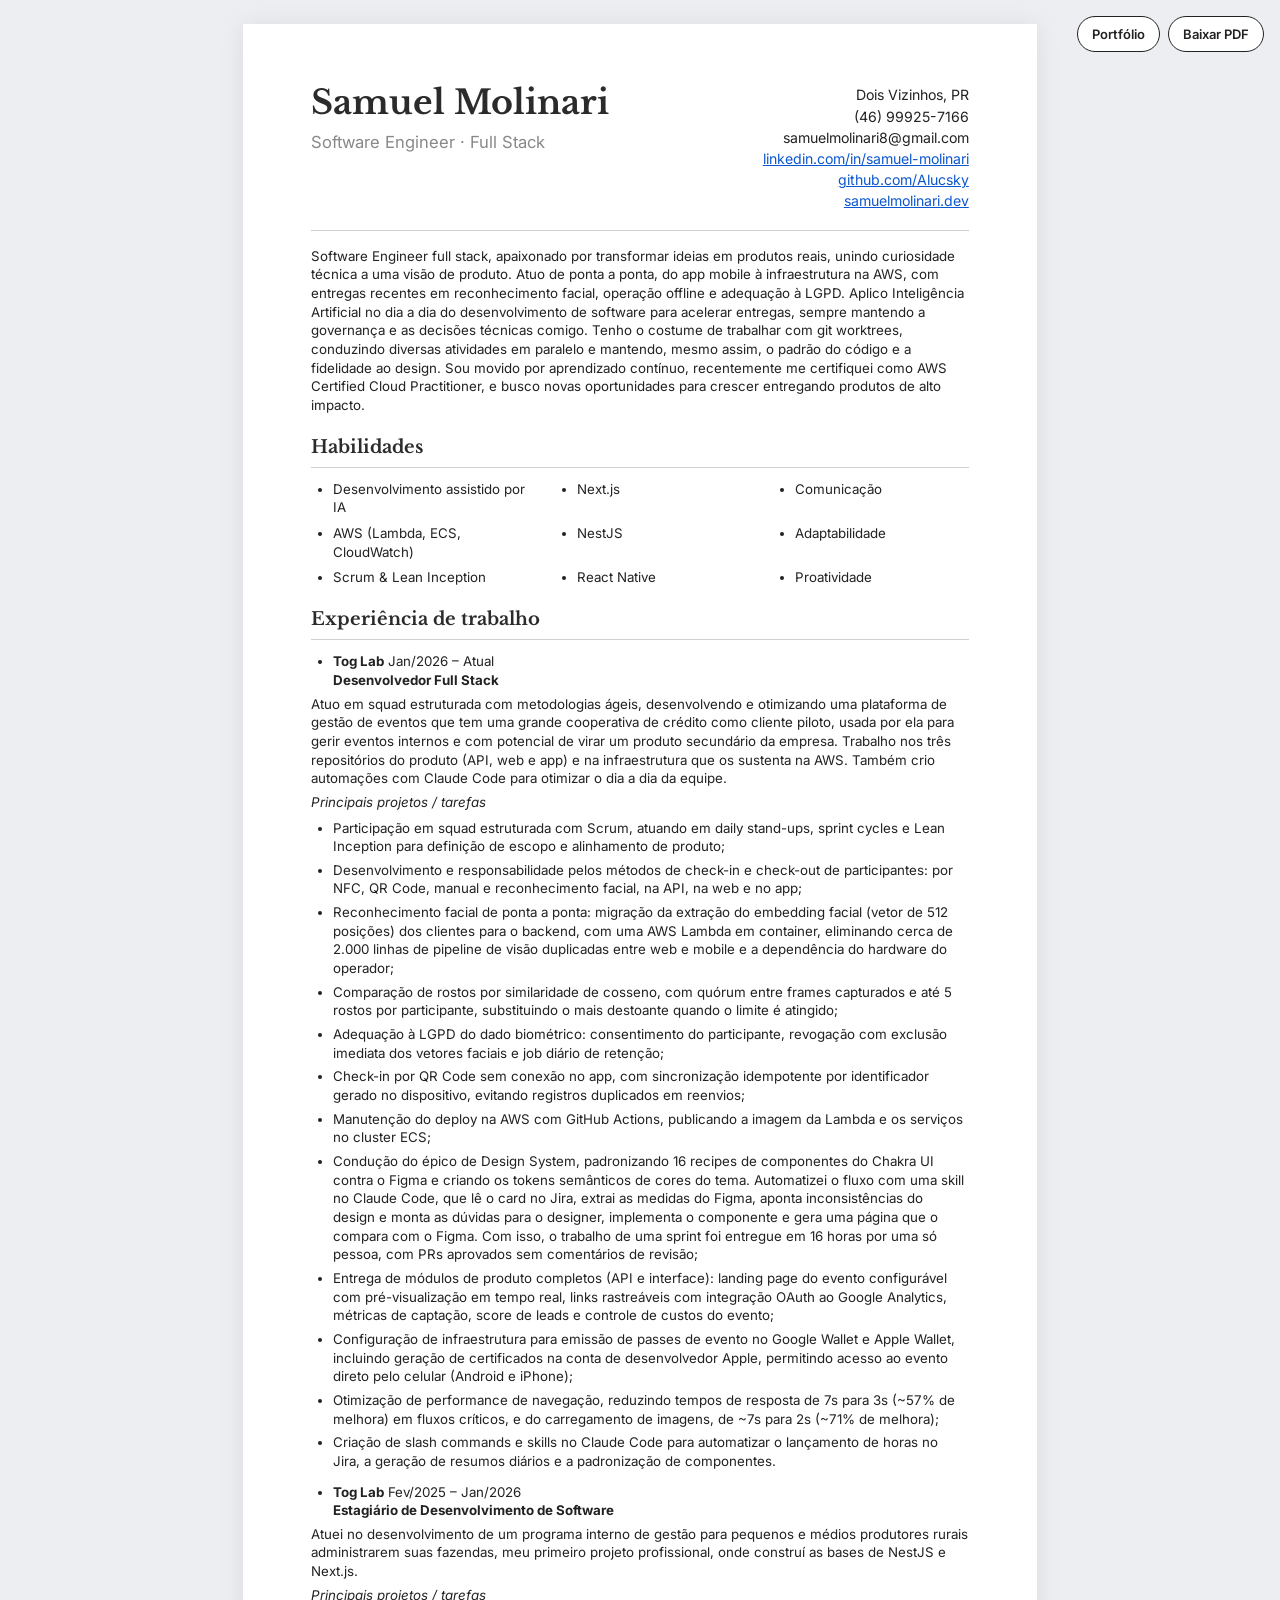
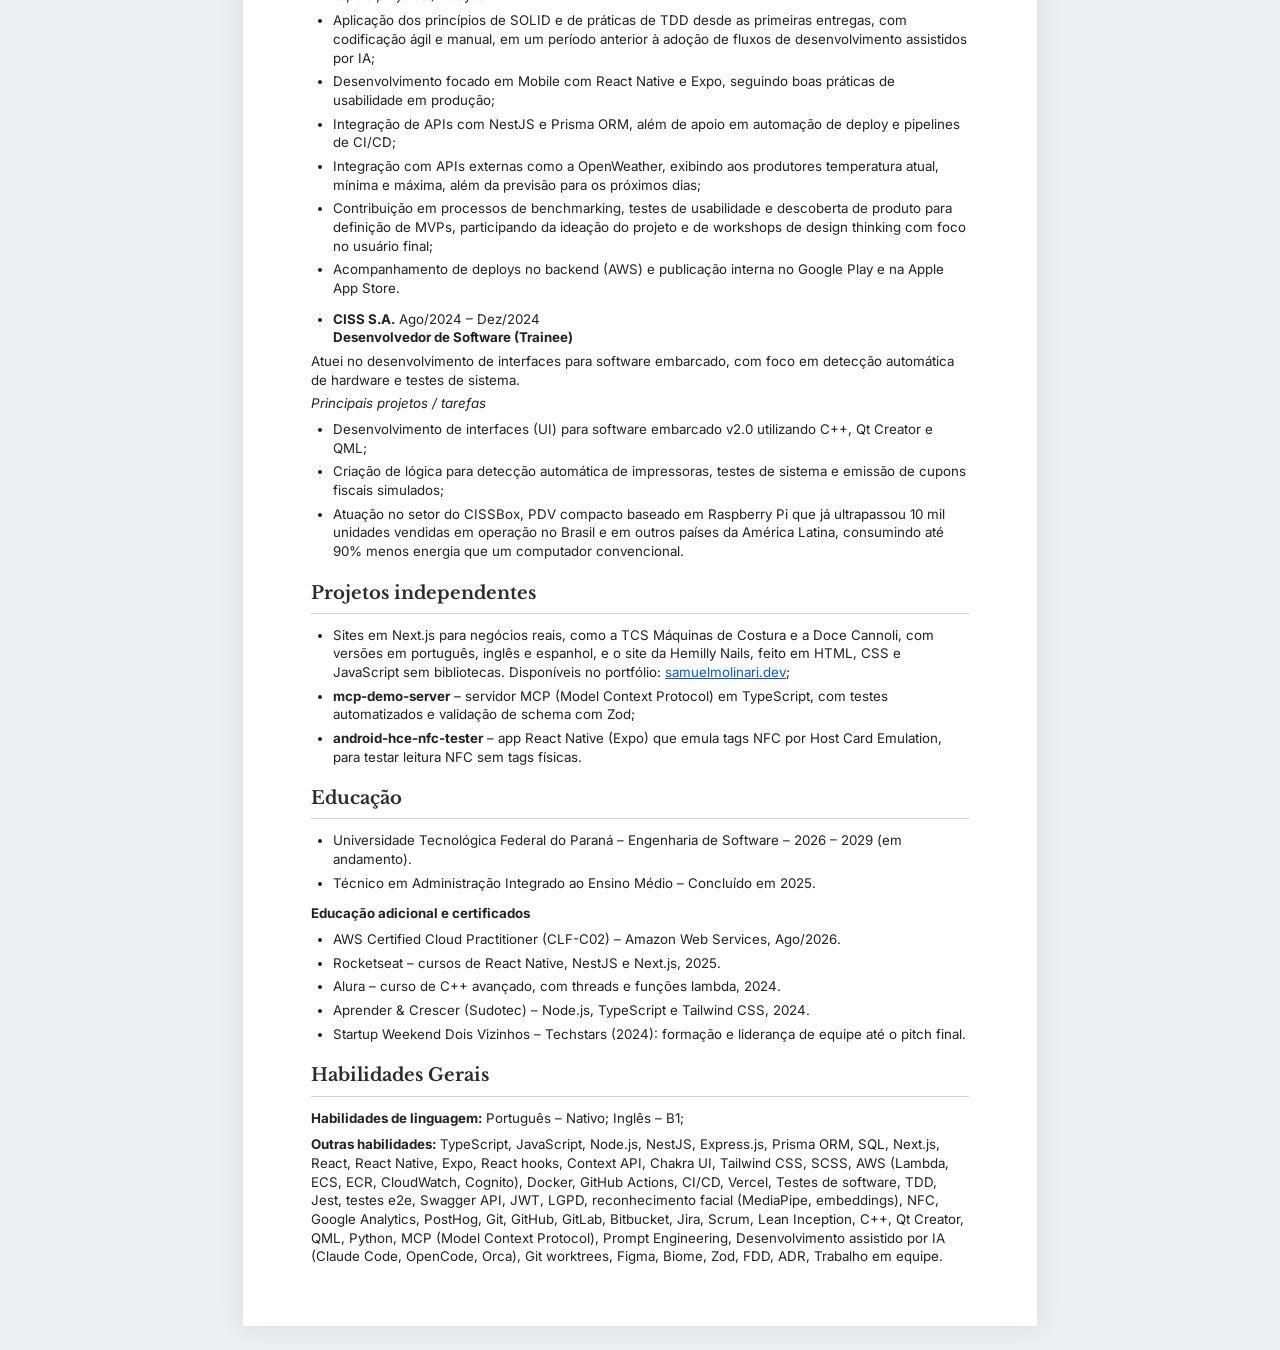
<file: curriculo.html>
<!doctype html>
<html lang="pt-br">
  <head>
    <meta charset="UTF-8" />
    <meta name="viewport" content="width=device-width, initial-scale=1.0" />
    <title>Currículo | Samuel Molinari</title>
    <link rel="icon" type="image/png" href="assets/favicon.png" />
    <link rel="preconnect" href="https://fonts.googleapis.com" />
    <link rel="preconnect" href="https://fonts.gstatic.com" crossorigin />
    <link
      href="https://fonts.googleapis.com/css2?family=Inter:wght@400;500;600;700&family=Libre+Baskerville:wght@700&display=swap"
      rel="stylesheet"
    />
    <style>
      @page {
        size: A4;
        margin: 14mm 17mm;
      }
      * {
        box-sizing: border-box;
        margin: 0;
        padding: 0;
      }
      html {
        background: #eceef1;
      }
      body {
        font-family: 'Inter', Arial, sans-serif;
        font-size: 10pt;
        line-height: 1.4;
        color: #222;
        background: #fff;
        max-width: 210mm;
        margin: 24px auto;
        padding: 16mm 18mm;
        box-shadow: 0 2px 24px rgba(0, 0, 0, 0.08);
      }
      a {
        color: #0b57d0;
      }
      header {
        display: flex;
        justify-content: space-between;
        align-items: flex-start;
        gap: 24px;
        padding-bottom: 18px;
        border-bottom: 1px solid #cfcfcf;
        margin-bottom: 16px;
      }
      h1 {
        font-family: 'Libre Baskerville', Georgia, serif;
        font-size: 25pt;
        line-height: 1.15;
        color: #2b2b2b;
      }
      .title {
        color: #888;
        font-size: 12.5pt;
        margin-top: 8px;
      }
      .contact {
        text-align: right;
        font-size: 10.6pt;
        line-height: 1.5;
        white-space: nowrap;
      }
      h2 {
        font-family: 'Libre Baskerville', Georgia, serif;
        font-size: 13.5pt;
        color: #2b2b2b;
        padding-bottom: 7px;
        border-bottom: 1px solid #cfcfcf;
        margin: 20px 0 12px;
        break-after: avoid;
      }
      ul {
        padding-left: 22px;
      }
      li {
        margin-bottom: 5px;
      }
      .skills {
        display: grid;
        grid-template-columns: 1.15fr 1fr 1fr;
        column-gap: 44px;
        row-gap: 7px;
      }
      .skills li {
        margin-bottom: 0;
      }
      .job-head {
        list-style: disc;
        margin-top: 12px;
        break-after: avoid;
      }
      .job-head li {
        margin-bottom: 0;
      }
      .job-intro {
        margin: 5px 0;
      }
      .label {
        font-style: italic;
        margin: 5px 0 7px;
        break-after: avoid;
      }
      .sub {
        font-weight: 700;
        margin: 12px 0 7px;
      }
      .toolbar {
        position: fixed;
        top: 16px;
        right: 16px;
        display: flex;
        gap: 8px;
      }
      .toolbar a,
      .toolbar button {
        font: 600 13px 'Inter', sans-serif;
        padding: 9px 14px;
        border-radius: 999px;
        border: 1px solid #222;
        background: #222;
        color: #fff;
        text-decoration: none;
        cursor: pointer;
      }
      .toolbar a {
        background: #fff;
        color: #222;
      }
      @media (max-width: 720px) {
        body {
          margin: 0;
          padding: 72px 20px 32px;
          box-shadow: none;
        }
        header {
          flex-direction: column;
        }
        .contact {
          text-align: left;
        }
        .skills {
          grid-template-columns: 1fr;
        }
      }
      @media print {
        html {
          background: #fff;
        }
        body {
          margin: 0;
          padding: 0;
          max-width: none;
          box-shadow: none;
        }
        .toolbar {
          display: none;
        }
      }
    </style>
  </head>
  <body>
    <div class="toolbar">
      <a href="index.html">Portfólio</a>
      <a href="assets/curriculo-samuel-molinari.pdf" download>Baixar PDF</a>
    </div>

    <header>
      <div>
        <h1>Samuel Molinari</h1>
        <p class="title">Software Engineer · Full Stack</p>
      </div>
      <div class="contact">
        Dois Vizinhos, PR<br />
        (46) 99925-7166<br />
        samuelmolinari8@gmail.com<br />
        <a href="https://www.linkedin.com/in/samuel-molinari">linkedin.com/in/samuel-molinari</a><br />
        <a href="https://github.com/Alucsky">github.com/Alucsky</a><br />
        <a href="https://samuelmolinari.dev">samuelmolinari.dev</a>
      </div>
    </header>

    <p>
      Software Engineer full stack, apaixonado por transformar ideias em produtos
      reais, unindo curiosidade técnica a uma visão de produto. Atuo de ponta a
      ponta, do app mobile à infraestrutura na AWS, com entregas recentes em
      reconhecimento facial, operação offline e adequação à LGPD. Aplico
      Inteligência Artificial no dia a dia do desenvolvimento de software para
      acelerar entregas, sempre mantendo a governança e as decisões técnicas
      comigo. Tenho o costume de trabalhar com git worktrees, conduzindo
      diversas atividades em paralelo e mantendo, mesmo assim, o padrão do
      código e a fidelidade ao design. Sou movido por aprendizado contínuo, recentemente me certifiquei
      como AWS Certified Cloud Practitioner, e busco novas oportunidades para
      crescer entregando produtos de alto impacto.
    </p>

    <h2>Habilidades</h2>
    <ul class="skills">
      <li>Desenvolvimento assistido por IA</li>
      <li>Next.js</li>
      <li>Comunicação</li>
      <li>AWS (Lambda, ECS, CloudWatch)</li>
      <li>NestJS</li>
      <li>Adaptabilidade</li>
      <li>Scrum &amp; Lean Inception</li>
      <li>React Native</li>
      <li>Proatividade</li>
    </ul>

    <h2>Experiência de trabalho</h2>

    <ul class="job-head">
      <li>
        <strong>Tog Lab</strong> Jan/2026 – Atual<br />
        <strong>Desenvolvedor Full Stack</strong>
      </li>
    </ul>
    <p class="job-intro">
      Atuo em squad estruturada com metodologias ágeis, desenvolvendo e
      otimizando uma plataforma de gestão de eventos que tem uma grande
      cooperativa de crédito como cliente piloto, usada por ela para gerir
      eventos internos e com potencial de virar um produto secundário da
      empresa. Trabalho nos três repositórios do produto (API, web e app) e na
      infraestrutura que os sustenta na AWS. Também crio automações com Claude
      Code para otimizar o dia a dia da equipe.
    </p>
    <p class="label">Principais projetos / tarefas</p>
    <ul>
      <li>
        Participação em squad estruturada com Scrum, atuando em daily
        stand-ups, sprint cycles e Lean Inception para definição de escopo e
        alinhamento de produto;
      </li>
      <li>
        Desenvolvimento e responsabilidade pelos métodos de check-in e
        check-out de participantes: por NFC, QR Code, manual e reconhecimento
        facial, na API, na web e no app;
      </li>
      <li>
        Reconhecimento facial de ponta a ponta: migração da extração do
        embedding facial (vetor de 512 posições) dos clientes para o backend,
        com uma AWS Lambda em container, eliminando cerca de 2.000 linhas de
        pipeline de visão duplicadas entre web e mobile e a dependência do
        hardware do operador;
      </li>
      <li>
        Comparação de rostos por similaridade de cosseno, com quórum entre
        frames capturados e até 5 rostos por participante, substituindo o mais
        destoante quando o limite é atingido;
      </li>
      <li>
        Adequação à LGPD do dado biométrico: consentimento do participante,
        revogação com exclusão imediata dos vetores faciais e job diário de
        retenção;
      </li>
      <li>
        Check-in por QR Code sem conexão no app, com sincronização idempotente
        por identificador gerado no dispositivo, evitando registros duplicados
        em reenvios;
      </li>
      <li>
        Manutenção do deploy na AWS com GitHub Actions, publicando a imagem da
        Lambda e os
        serviços no cluster ECS;
      </li>
      <li>
        Condução do épico de Design System, padronizando 16 recipes de
        componentes do Chakra UI contra o Figma e criando os tokens semânticos
        de cores do tema. Automatizei o fluxo com uma skill no Claude Code,
        que lê o card no Jira, extrai as medidas do Figma, aponta
        inconsistências do design e monta as dúvidas para o designer,
        implementa o componente e gera uma página que o compara com o Figma.
        Com isso, o trabalho de uma sprint foi entregue em 16 horas por uma só
        pessoa, com PRs aprovados sem comentários de revisão;
      </li>
      <li>
        Entrega de módulos de produto completos (API e interface): landing page
        do evento configurável com pré-visualização em tempo real, links
        rastreáveis com integração OAuth ao Google Analytics, métricas de
        captação, score de leads e controle de custos do evento;
      </li>
      <li>
        Configuração de infraestrutura para emissão de passes de evento no
        Google Wallet e Apple Wallet, incluindo geração de certificados na
        conta de desenvolvedor Apple, permitindo acesso ao evento direto pelo
        celular (Android e iPhone);
      </li>
      <li>
        Otimização de performance de navegação, reduzindo tempos de resposta de
        7s para 3s (~57% de melhora) em fluxos críticos, e do carregamento de
        imagens, de ~7s para 2s (~71% de melhora);
      </li>
      <li>
        Criação de slash commands e skills no Claude Code para automatizar o
        lançamento de horas no Jira, a geração de resumos diários e a
        padronização de componentes.
      </li>
    </ul>

    <ul class="job-head">
      <li>
        <strong>Tog Lab</strong> Fev/2025 – Jan/2026<br />
        <strong>Estagiário de Desenvolvimento de Software</strong>
      </li>
    </ul>
    <p class="job-intro">
      Atuei no desenvolvimento de um programa interno de gestão para pequenos e
      médios produtores rurais administrarem suas fazendas, meu primeiro
      projeto profissional, onde construí as bases de NestJS e Next.js.
    </p>
    <p class="label">Principais projetos / tarefas</p>
    <ul>
      <li>
        Aplicação dos princípios de SOLID e de práticas de TDD desde as
        primeiras entregas, com codificação ágil e manual, em um período
        anterior à adoção de fluxos de desenvolvimento assistidos por IA;
      </li>
      <li>
        Desenvolvimento focado em Mobile com React Native e Expo, seguindo boas
        práticas de usabilidade em produção;
      </li>
      <li>
        Integração de APIs com NestJS e Prisma ORM, além de apoio em automação
        de deploy e pipelines de CI/CD;
      </li>
      <li>
        Integração com APIs externas como a OpenWeather, exibindo aos
        produtores temperatura atual, mínima e máxima, além da previsão para os
        próximos dias;
      </li>
      <li>
        Contribuição em processos de benchmarking, testes de usabilidade e
        descoberta de produto para definição de MVPs, participando da ideação
        do projeto e de workshops de design thinking com foco no usuário final;
      </li>
      <li>
        Acompanhamento de deploys no backend (AWS) e publicação interna no
        Google Play e na Apple App Store.
      </li>
    </ul>

    <ul class="job-head">
      <li>
        <strong>CISS S.A.</strong> Ago/2024 – Dez/2024<br />
        <strong>Desenvolvedor de Software (Trainee)</strong>
      </li>
    </ul>
    <p class="job-intro">
      Atuei no desenvolvimento de interfaces para software embarcado, com foco
      em detecção automática de hardware e testes de sistema.
    </p>
    <p class="label">Principais projetos / tarefas</p>
    <ul>
      <li>
        Desenvolvimento de interfaces (UI) para software embarcado v2.0
        utilizando C++, Qt Creator e QML;
      </li>
      <li>
        Criação de lógica para detecção automática de impressoras, testes de
        sistema e emissão de cupons fiscais simulados;
      </li>
      <li>
        Atuação no setor do CISSBox, PDV compacto baseado em Raspberry Pi que
        já ultrapassou 10 mil unidades vendidas em operação no Brasil e em
        outros países da América Latina, consumindo até 90% menos energia que
        um computador convencional.
      </li>
    </ul>

    <h2>Projetos independentes</h2>
    <ul>
      <li>
        Sites em Next.js para negócios reais, como a TCS Máquinas de Costura e
        a Doce Cannoli, com versões em português, inglês e espanhol, e o site
        da Hemilly Nails, feito em HTML, CSS e JavaScript sem bibliotecas.
        Disponíveis no portfólio:
        <a href="https://samuelmolinari.dev">samuelmolinari.dev</a>;
      </li>
      <li>
        <strong>mcp-demo-server</strong> – servidor MCP (Model Context
        Protocol) em TypeScript, com testes automatizados e validação de schema
        com Zod;
      </li>
      <li>
        <strong>android-hce-nfc-tester</strong> – app React Native (Expo) que
        emula tags NFC por Host Card Emulation, para testar leitura NFC sem
        tags físicas.
      </li>
    </ul>

    <h2>Educação</h2>
    <ul>
      <li>
        Universidade Tecnológica Federal do Paraná – Engenharia de Software –
        2026 – 2029 (em andamento).
      </li>
      <li>
        Técnico em Administração Integrado ao Ensino Médio – Concluído em 2025.
      </li>
    </ul>
    <p class="sub">Educação adicional e certificados</p>
    <ul>
      <li>
        AWS Certified Cloud Practitioner (CLF-C02) – Amazon Web Services,
        Ago/2026.
      </li>
      <li>Rocketseat – cursos de React Native, NestJS e Next.js, 2025.</li>
      <li>
        Alura – curso de C++ avançado, com threads e funções lambda, 2024.
      </li>
      <li>
        Aprender &amp; Crescer (Sudotec) – Node.js, TypeScript e Tailwind CSS,
        2024.
      </li>
      <li>
        Startup Weekend Dois Vizinhos – Techstars (2024): formação e liderança
        de equipe até o pitch final.
      </li>
    </ul>

    <h2>Habilidades Gerais</h2>
    <p>
      <strong>Habilidades de linguagem:</strong> Português – Nativo; Inglês –
      B1;
    </p>
    <p style="margin-top: 8px">
      <strong>Outras habilidades:</strong> TypeScript, JavaScript, Node.js,
      NestJS, Express.js, Prisma ORM, SQL, Next.js, React, React Native, Expo,
      React hooks, Context API, Chakra UI, Tailwind CSS, SCSS, AWS (Lambda,
      ECS, ECR, CloudWatch, Cognito), Docker, GitHub Actions, CI/CD, Vercel,
      Testes de software, TDD, Jest, testes e2e, Swagger API, JWT, LGPD,
      reconhecimento facial (MediaPipe, embeddings), NFC, Google Analytics,
      PostHog, Git, GitHub, GitLab, Bitbucket, Jira, Scrum, Lean Inception,
      C++, Qt Creator, QML, Python, MCP (Model Context Protocol), Prompt
      Engineering, Desenvolvimento assistido por IA (Claude Code, OpenCode,
      Orca), Git worktrees, Figma, Biome, Zod, FDD, ADR, Trabalho em equipe.
    </p>
  </body>
</html>
</file>
<file: style.css>
:root {
  --bg: #0b0d10;
  --bg-alt: #101319;
  --surface: #151920;
  --text: #f3efe6;
  --muted: #9aa0aa;
  --line: rgba(243, 239, 230, 0.12);
  --accent: #35e0c8;
  --accent-ink: #04201c;
  --accent-soft: rgba(53, 224, 200, 0.12);
  --shadow: rgba(0, 0, 0, 0.5);
  --grid: rgba(243, 239, 230, 0.05);

  --display: 'Bricolage Grotesque', 'Inter', system-ui, sans-serif;
  --serif: 'Instrument Serif', Georgia, serif;
  --body: 'Inter', system-ui, sans-serif;
  --mono: 'JetBrains Mono', ui-monospace, Menlo, monospace;
}

:root.light {
  --bg: #f4f1ea;
  --bg-alt: #ebe7dd;
  --surface: #fbf9f4;
  --text: #14161a;
  --muted: #5c626c;
  --line: rgba(20, 22, 26, 0.14);
  --accent: #0b8576;
  --accent-ink: #ffffff;
  --accent-soft: rgba(11, 133, 118, 0.1);
  --shadow: rgba(20, 22, 26, 0.18);
  --grid: rgba(20, 22, 26, 0.05);
}

* {
  box-sizing: border-box;
  margin: 0;
  padding: 0;
}

html {
  scroll-behavior: smooth;
  scroll-padding-top: 84px;
  overflow-x: hidden;
  overflow-x: clip;
}

body {
  background: var(--bg);
  color: var(--text);
  font-family: var(--body);
  font-size: 1rem;
  line-height: 1.6;
  -webkit-font-smoothing: antialiased;
  overflow-x: hidden;
  overflow-x: clip;
  transition:
    background-color 0.3s ease,
    color 0.3s ease;
}

img,
video {
  display: block;
  max-width: 100%;
}

a {
  color: inherit;
}

:focus-visible {
  outline: 2px solid var(--accent);
  outline-offset: 3px;
  border-radius: 4px;
}

.wrap {
  width: 100%;
  max-width: 1180px;
  margin: 0 auto;
  padding: 0 24px;
}

.skip {
  position: absolute;
  left: -999px;
  top: 8px;
  background: var(--accent);
  color: var(--accent-ink);
  padding: 8px 14px;
  border-radius: 8px;
  z-index: 2000;
}
.skip:focus {
  left: 8px;
}

em {
  font-family: var(--serif);
  font-style: italic;
  font-weight: 400;
  letter-spacing: -0.01em;
}

.eyebrow {
  font-family: var(--mono);
  font-size: 0.75rem;
  letter-spacing: 0.08em;
  text-transform: uppercase;
  color: var(--muted);
  display: flex;
  align-items: center;
  gap: 10px;
}

.dot {
  width: 8px;
  height: 8px;
  border-radius: 50%;
  background: var(--accent);
  box-shadow: 0 0 0 4px var(--accent-soft);
  flex: none;
}

/* ---------- Header ---------- */
.site-header {
  position: fixed;
  inset: 0 0 auto 0;
  z-index: 1000;
  background: color-mix(in srgb, var(--bg) 82%, transparent);
  backdrop-filter: blur(14px);
  -webkit-backdrop-filter: blur(14px);
  border-bottom: 1px solid var(--line);
}

.nav {
  display: flex;
  align-items: center;
  justify-content: space-between;
  gap: 20px;
  height: 64px;
}

.brand {
  font-family: var(--mono);
  font-size: 0.95rem;
  font-weight: 500;
  text-decoration: none;
  letter-spacing: -0.02em;
}
.brand span {
  color: var(--accent);
}

.nav-links {
  display: flex;
  gap: 28px;
}
.nav-links a {
  font-size: 0.9rem;
  color: var(--muted);
  text-decoration: none;
  transition: color 0.2s;
}
.nav-links a:hover {
  color: var(--text);
}

.nav-actions {
  display: flex;
  align-items: center;
  gap: 10px;
}

.theme-toggle {
  width: 38px;
  height: 38px;
  border-radius: 50%;
  border: 1px solid var(--line);
  background: transparent;
  color: var(--text);
  cursor: pointer;
  display: grid;
  place-items: center;
}
.theme-toggle svg {
  width: 17px;
  height: 17px;
  fill: none;
  stroke: currentColor;
  stroke-width: 1.8;
  stroke-linecap: round;
  stroke-linejoin: round;
}
.theme-toggle .i-sun,
:root.light .theme-toggle .i-moon {
  display: none;
}
:root.light .theme-toggle .i-sun {
  display: block;
}

.scroll-progress {
  position: absolute;
  left: 0;
  bottom: -1px;
  height: 2px;
  width: 0;
  background: var(--accent);
}

/* ---------- Botões ---------- */
.btn {
  display: inline-flex;
  align-items: center;
  gap: 8px;
  padding: 13px 22px;
  border-radius: 999px;
  background: var(--accent);
  color: var(--accent-ink);
  border: 1px solid var(--accent);
  font-weight: 600;
  font-size: 0.95rem;
  text-decoration: none;
  transition:
    transform 0.2s ease,
    box-shadow 0.2s ease;
}
.btn:hover {
  transform: translateY(-2px);
  box-shadow: 0 10px 30px -10px var(--accent);
}
.btn-ghost {
  background: transparent;
  color: var(--text);
  border-color: var(--line);
}
.btn-ghost:hover {
  border-color: var(--text);
  box-shadow: none;
}
.btn-small {
  padding: 8px 16px;
  font-size: 0.85rem;
}

/* ---------- Hero ---------- */
.hero {
  position: relative;
  overflow: hidden;
  overflow: clip;
  padding: 130px 0 56px;
  background:
    radial-gradient(60% 50% at 78% 30%, var(--accent-soft), transparent 70%),
    linear-gradient(var(--grid) 1px, transparent 1px) 0 0 / 100% 72px,
    var(--bg);
}

.hero-grid {
  display: grid;
  grid-template-columns: 1.05fr 0.95fr;
  align-items: center;
  gap: 32px;
  min-height: min(620px, 70vh);
}

.hero h1 {
  font-family: var(--display);
  font-weight: 800;
  font-size: clamp(3.4rem, 10vw, 8.2rem);
  line-height: 0.88;
  letter-spacing: -0.045em;
  margin: 22px 0 28px;
}
.hero h1 em {
  display: block;
  color: var(--accent);
  letter-spacing: -0.03em;
  line-height: 1;
}

.lead {
  max-width: 34rem;
  font-size: 1.1rem;
  color: var(--muted);
}

.hero-cta {
  display: flex;
  flex-wrap: wrap;
  gap: 12px;
  margin-top: 32px;
}

.hero-figure {
  position: relative;
  display: grid;
  place-items: center;
}
.hero-figure video {
  position: relative;
  z-index: 1;
  width: 118%;
  max-width: none;
  animation: float 6s ease-in-out infinite;
}
.orbit {
  position: absolute;
  width: 78%;
  aspect-ratio: 1;
  border-radius: 50%;
  border: 1px dashed var(--line);
  animation: spin 60s linear infinite;
}
.orbit::after {
  content: '';
  position: absolute;
  top: -5px;
  left: 50%;
  width: 10px;
  height: 10px;
  border-radius: 50%;
  background: var(--accent);
}
.shadow {
  position: absolute;
  bottom: 9%;
  width: 34%;
  height: 22px;
  border-radius: 50%;
  background: var(--shadow);
  filter: blur(14px);
  animation: shadow 6s ease-in-out infinite;
}

.chip {
  position: absolute;
  z-index: 2;
  font-family: var(--mono);
  font-size: 0.72rem;
  padding: 7px 12px;
  border-radius: 999px;
  background: var(--surface);
  border: 1px solid var(--line);
  white-space: nowrap;
  animation: float 7s ease-in-out infinite;
}
.chip-a {
  top: 14%;
  left: 4%;
  color: var(--accent);
}
.chip-b {
  top: 30%;
  right: 0;
  animation-delay: -2s;
}
.chip-c {
  bottom: 20%;
  left: 8%;
  animation-delay: -4s;
}

@keyframes float {
  0%,
  100% {
    transform: translateY(0);
  }
  50% {
    transform: translateY(-16px);
  }
}
@keyframes shadow {
  0%,
  100% {
    transform: scaleX(1);
    opacity: 0.9;
  }
  50% {
    transform: scaleX(0.82);
    opacity: 0.55;
  }
}
@keyframes spin {
  to {
    transform: rotate(360deg);
  }
}

.stats {
  display: grid;
  grid-template-columns: repeat(4, 1fr);
  margin-top: 40px;
  border-top: 1px solid var(--line);
}
.stats > div {
  padding: 22px 20px 0 0;
}
.stats > div + div {
  padding-left: 20px;
  border-left: 1px solid var(--line);
}
.stats dt {
  font-family: var(--mono);
  font-size: 0.7rem;
  letter-spacing: 0.06em;
  text-transform: uppercase;
  color: var(--muted);
}
.stats dd {
  font-family: var(--display);
  font-weight: 600;
  font-size: clamp(1.3rem, 2.4vw, 1.9rem);
  letter-spacing: -0.03em;
  margin-top: 4px;
}

/* ---------- Marquee ---------- */
.marquee {
  overflow: hidden;
  border-block: 1px solid var(--line);
  background: var(--bg-alt);
  padding: 16px 0;
}
.marquee-track {
  display: flex;
  width: max-content;
  animation: marquee 38s linear infinite;
}
.marquee-track span {
  font-family: var(--display);
  font-weight: 600;
  font-size: 1.15rem;
  letter-spacing: -0.02em;
  white-space: nowrap;
  padding-right: 22px;
}
.marquee-track span::after {
  content: '✦';
  color: var(--accent);
  margin-left: 22px;
  font-size: 0.8rem;
}
@keyframes marquee {
  to {
    transform: translateX(-50%);
  }
}

/* ---------- Seções ---------- */
.section {
  padding: 110px 0;
}
.section-alt {
  background: var(--bg-alt);
  border-block: 1px solid var(--line);
}

.section-head {
  margin-bottom: 56px;
  max-width: 46rem;
}
.section-head h2,
.footer-title {
  font-family: var(--display);
  font-weight: 800;
  font-size: clamp(2.2rem, 5.4vw, 4.2rem);
  line-height: 0.98;
  letter-spacing: -0.04em;
  margin-top: 16px;
}
.section-head h2 em,
.footer-title em {
  color: var(--accent);
}
.section-sub {
  margin-top: 18px;
  color: var(--muted);
  font-size: 1.05rem;
}

.tags {
  display: flex;
  flex-wrap: wrap;
  gap: 6px;
  margin-top: 18px;
}
.tags span {
  font-family: var(--mono);
  font-size: 0.7rem;
  padding: 4px 10px;
  border-radius: 999px;
  border: 1px solid var(--line);
  color: var(--muted);
}

/* ---------- Cases (sticky scroll) ---------- */
.cases {
  border-top: 1px solid var(--line);
}
.case {
  display: grid;
  gap: 18px;
  padding: 44px 0;
  border-bottom: 1px solid var(--line);
}
.case-n {
  font-family: var(--serif);
  font-style: italic;
  font-size: 3.4rem;
  line-height: 0.9;
  color: var(--accent);
}
.case h3 {
  font-family: var(--display);
  font-weight: 600;
  font-size: clamp(1.4rem, 2.6vw, 2rem);
  line-height: 1.12;
  letter-spacing: -0.03em;
  margin-bottom: 14px;
}
.case p {
  color: var(--muted);
}
.case p strong {
  color: var(--text);
  font-weight: 600;
}
.case-facts {
  list-style: none;
  display: grid;
  grid-template-columns: repeat(auto-fit, minmax(150px, 1fr));
  gap: 12px;
  margin-top: 22px;
}
.case-facts li {
  font-size: 0.84rem;
  color: var(--muted);
  padding: 14px 16px;
  border-radius: 14px;
  background: var(--surface);
  border: 1px solid var(--line);
}
.case-facts b {
  display: block;
  font-family: var(--display);
  font-weight: 800;
  font-size: 1.8rem;
  line-height: 1.1;
  letter-spacing: -0.04em;
  color: var(--text);
}

/* Visual de cada caso (no mobile fica dentro do caso) */
.case-visual {
  margin: 8px 0 0;
  border-radius: 20px;
  border: 1px solid var(--line);
  background:
    radial-gradient(70% 60% at 70% 20%, var(--accent-soft), transparent 70%),
    linear-gradient(var(--grid) 1px, transparent 1px) 0 0 / 100% 32px,
    var(--surface);
  overflow: hidden;
}
.case-visual svg {
  display: block;
  width: 100%;
  height: auto;
}

/* Desktop: lista à esquerda, palco fixo à direita */
.case-stage {
  display: none;
}
@media (min-width: 901px) {
  .js .cases {
    display: grid;
    grid-template-columns: minmax(0, 0.95fr) minmax(0, 1.05fr);
    gap: 64px;
    border-top: 0;
  }
  .js .case {
    min-height: 78vh;
    align-content: center;
    padding: 0;
    border-bottom: 0;
    opacity: 0.28;
    transition: opacity 0.5s ease;
  }
  .js .case.is-active {
    opacity: 1;
  }
  .js .case:first-child {
    min-height: 62vh;
    align-content: start;
    padding-top: 12px;
  }
  .js .case .case-visual {
    display: none;
  }
  .js .case-stage {
    display: block;
    position: sticky;
    top: max(96px, calc(50vh - 250px));
    align-self: start;
  }
}
.stage-card {
  position: relative;
  border-radius: 26px;
  border: 1px solid var(--line);
  background:
    radial-gradient(70% 60% at 75% 15%, var(--accent-soft), transparent 70%),
    linear-gradient(var(--grid) 1px, transparent 1px) 0 0 / 100% 32px,
    var(--surface);
  box-shadow: 0 40px 80px -40px var(--shadow);
  padding: 22px 22px 24px;
  overflow: hidden;
}
.stage-head {
  display: flex;
  justify-content: space-between;
  align-items: baseline;
  font-family: var(--mono);
  font-size: 0.75rem;
  color: var(--muted);
  letter-spacing: 0.04em;
}
.stage-count b {
  color: var(--accent);
  font-weight: 500;
}
.stage-label {
  text-transform: uppercase;
  letter-spacing: 0.08em;
}
.stage-panels {
  position: relative;
  aspect-ratio: 4 / 3;
  margin: 10px -6px 16px;
}
.stage-panel {
  position: absolute;
  inset: 0;
  margin: 0;
  opacity: 0;
  transform: translateY(14px) scale(0.98);
  transition:
    opacity 0.5s ease,
    transform 0.6s cubic-bezier(0.22, 1, 0.36, 1);
}
.stage-panel.is-active {
  opacity: 1;
  transform: none;
}
.stage-panel svg {
  width: 100%;
  height: 100%;
}
.stage-progress {
  display: grid;
  grid-template-columns: repeat(5, 1fr);
  gap: 6px;
}
.stage-progress i {
  height: 3px;
  border-radius: 3px;
  background: var(--line);
  transition: background-color 0.4s ease;
}


/* Peças dos diagramas */
.case-visual text,
.stage-panel text {
  font-family: var(--body);
}
.v-node {
  fill: var(--bg);
  stroke: var(--line);
  stroke-width: 1.5;
}
.v-node-hi {
  stroke: var(--accent);
}
.v-box {
  fill: var(--bg);
  stroke: var(--accent);
  stroke-width: 1.5;
}
.v-item {
  fill: var(--surface);
  stroke: var(--line);
  stroke-width: 1.2;
}
.v-chip {
  fill: var(--bg);
  stroke: var(--line);
  stroke-width: 1.5;
}
.v-chip-on {
  fill: var(--accent);
  stroke: var(--accent);
}
.v-dot {
  fill: var(--bg);
  stroke: var(--line);
  stroke-width: 1.5;
}
.v-dot-on {
  fill: var(--accent);
  stroke: var(--accent);
}
.v-line-fill {
  fill: var(--line);
}
.v-bars rect {
  fill: var(--accent);
  opacity: 0.85;
}
.v-accent-stroke {
  fill: none;
  stroke: var(--accent);
  stroke-width: 1.8;
  stroke-linecap: round;
  stroke-linejoin: round;
}
.v-accent-fill {
  fill: var(--accent);
}
.v-on-stroke {
  fill: none;
  stroke: var(--accent-ink);
  stroke-width: 2.2;
  stroke-linecap: round;
  stroke-linejoin: round;
}
.v-cut {
  fill: none;
  stroke: #f2726b;
  stroke-width: 2;
  stroke-linecap: round;
}
.v-track,
.v-orbit {
  fill: none;
  stroke: var(--line);
  stroke-width: 1.5;
}
.v-orbit {
  stroke-dasharray: 3 6;
}
.v-flow {
  fill: none;
  stroke: var(--accent);
  stroke-width: 2;
  stroke-linecap: round;
  stroke-dasharray: 5 7;
  animation: v-dash 1.1s linear infinite;
}
.v-flow-orbit {
  stroke-width: 1.5;
  opacity: 0.7;
  animation-duration: 2.4s;
}
.v-loop {
  fill: none;
  stroke: var(--muted);
  stroke-width: 1.4;
  stroke-dasharray: 3 5;
  opacity: 0.7;
}
.v-label {
  fill: var(--text);
  font-size: 13px;
  font-weight: 500;
}
.v-strong {
  fill: var(--text);
  font-family: var(--display) !important;
  font-size: 19px;
  font-weight: 600;
  letter-spacing: -0.02em;
}
.v-big {
  fill: var(--accent);
  font-family: var(--display) !important;
  font-size: 40px;
  font-weight: 800;
  letter-spacing: -0.04em;
}
.v-sub {
  fill: var(--muted);
  font-size: 11.5px;
}
.v-kicker {
  fill: var(--accent);
  font-family: var(--mono) !important;
  font-size: 10.5px;
  letter-spacing: 0.12em;
}
.v-mono,
.v-mono-s {
  fill: var(--text);
  font-family: var(--mono) !important;
  font-size: 12px;
}
.v-mono-s {
  font-size: 10.5px;
  fill: var(--muted);
}
.v-on {
  fill: var(--accent-ink);
  font-family: var(--mono) !important;
  font-size: 12px;
  font-weight: 500;
}

.v-strong-s {
  font-size: 16px;
}
.v-packet {
  fill: var(--accent);
  filter: drop-shadow(0 0 6px var(--accent));
}
.v-loop-head {
  fill: none;
  stroke: var(--muted);
  stroke-width: 1.4;
  stroke-linecap: round;
  opacity: 0.7;
}
.v-ring {
  fill: none;
  stroke: var(--accent);
  stroke-width: 2;
  transform-box: fill-box;
  transform-origin: center;
  animation: v-ring 2.6s ease-out infinite;
}
.v-eq rect {
  transform-box: fill-box;
  transform-origin: bottom;
  animation: v-eq 1.6s ease-in-out infinite alternate;
}
.v-eq rect:nth-child(3n) {
  animation-delay: -0.4s;
}
.v-eq rect:nth-child(3n + 1) {
  animation-delay: -0.9s;
}
.v-eq rect:nth-child(4n) {
  animation-duration: 1.1s;
}
.v-queue {
  animation: v-queue 2.4s ease-in-out var(--q) infinite;
}
.v-step {
  animation: v-step 4.5s ease-in-out var(--s) infinite;
}
.v-db-fill {
  stroke-dasharray: 46;
  animation: v-db 2.4s ease-in-out infinite;
}
@keyframes v-ring {
  0% {
    opacity: 0.8;
    transform: scale(1);
  }
  70%,
  100% {
    opacity: 0;
    transform: scale(1.25, 1.6);
  }
}
@keyframes v-eq {
  from {
    transform: scaleY(1);
  }
  to {
    transform: scaleY(0.45);
  }
}
@keyframes v-queue {
  0%,
  100% {
    stroke: var(--line);
  }
  15%,
  30% {
    stroke: var(--accent);
  }
}
@keyframes v-step {
  0%,
  100% {
    stroke: var(--line);
    stroke-width: 1.5;
  }
  6%,
  18% {
    stroke: var(--accent);
    stroke-width: 2.5;
  }
}
@keyframes v-db {
  0% {
    stroke-dashoffset: 46;
  }
  60%,
  100% {
    stroke-dashoffset: 0;
  }
}

.v-hbars rect {
  fill: var(--accent);
  opacity: 0.85;
  transform-box: fill-box;
  transform-origin: left;
  animation: v-hbar 3s ease-in-out infinite alternate;
}
.v-hbars rect:nth-child(2) {
  animation-delay: -1s;
}
.v-hbars rect:nth-child(3) {
  animation-delay: -2s;
}
.job-intro a {
  color: var(--accent);
}
@keyframes v-hbar {
  from {
    transform: scaleX(0.55);
  }
  to {
    transform: scaleX(1);
  }
}

/* O que parece clicável agora responde */
.case-facts li {
  transition:
    border-color 0.25s ease,
    transform 0.25s ease;
}
.case-facts li:hover {
  border-color: var(--accent);
  transform: translateY(-3px);
}
.stage-progress button {
  height: 14px;
  padding: 0;
  border: 0;
  background: none;
  cursor: pointer;
  display: flex;
  align-items: center;
}
.stage-progress button i {
  display: block;
  width: 100%;
}
.stage-progress button:hover i {
  background: var(--muted);
}
.stage-progress button.on i,
.stage-progress button.on:hover i {
  background: var(--accent);
}
.stage-panel .v-chip,
.stage-panel .v-box,
.stage-panel .v-item {
  transition:
    stroke 0.2s ease,
    filter 0.2s ease;
}
.stage-panel g:hover > .v-chip,
.stage-panel g:hover > .v-box,
.stage-panel g:hover > .v-item {
  stroke: var(--accent);
  filter: drop-shadow(0 0 8px var(--accent-soft));
}

/* Entrada das peças quando o caso fica ativo */
.js .v-pop {
  opacity: 0;
  transform: translateY(10px);
  transform-box: fill-box;
}
.js .stage-panel.is-active .v-pop,
.js .case-visual.is-seen .v-pop {
  animation: v-pop 0.55s cubic-bezier(0.22, 1, 0.36, 1) var(--d, 0s) forwards;
}
@keyframes v-pop {
  to {
    opacity: 1;
    transform: none;
  }
}
@keyframes v-dash {
  to {
    stroke-dashoffset: -24;
  }
}

/* ---------- Jornada ---------- */
.timeline {
  list-style: none;
}
.job {
  display: grid;
  grid-template-columns: 180px 1fr;
  gap: 24px;
  padding: 36px 0;
  border-top: 1px solid var(--line);
}
.job-when {
  font-family: var(--mono);
  font-size: 0.8rem;
  color: var(--text);
  padding-top: 6px;
}
.job-when span {
  display: block;
  color: var(--muted);
}
.job-when span::before {
  content: '→ ';
}
.job h3 {
  font-family: var(--display);
  font-weight: 600;
  font-size: 1.55rem;
  letter-spacing: -0.03em;
  line-height: 1.15;
}
.job-where {
  color: var(--accent);
  font-size: 0.92rem;
  font-weight: 500;
  margin: 4px 0 16px;
}
.job-intro {
  color: var(--muted);
  max-width: 48rem;
  margin-bottom: 14px;
}
.job li strong {
  color: var(--text);
  font-weight: 600;
}
.job ul {
  list-style: none;
  max-width: 48rem;
}
.job li {
  position: relative;
  padding-left: 20px;
  margin-bottom: 9px;
  color: var(--muted);
}
.job li::before {
  content: '';
  position: absolute;
  left: 0;
  top: 0.72em;
  width: 8px;
  height: 1px;
  background: var(--accent);
}

/* ---------- Projetos ---------- */
.projects {
  --cols: 3;
  --rows: 2;
  --gap: 24px;
  display: grid;
  grid-auto-flow: column;
  grid-template-rows: repeat(var(--rows), auto);
  grid-auto-columns: calc((100% - (var(--cols) - 1) * var(--gap)) / var(--cols));
  gap: var(--gap);
  overflow-x: auto;
  overflow-y: hidden;
  overscroll-behavior-x: contain;
  scroll-snap-type: x proximity;
  scrollbar-width: none;
  padding: 10px 0;
  margin: -10px 0;
}
.projects::-webkit-scrollbar {
  display: none;
}
.projects:focus-visible {
  outline: 2px solid var(--accent);
  outline-offset: 4px;
  border-radius: 22px;
}
.projects-nav {
  display: flex;
  justify-content: flex-end;
  gap: 10px;
  margin-top: 22px;
}
.projects-nav[hidden] {
  display: none;
}
.projects-nav button {
  width: 44px;
  height: 44px;
  border-radius: 999px;
  border: 1px solid var(--line);
  background: var(--surface);
  color: inherit;
  font-size: 1.1rem;
  cursor: pointer;
}
.projects-nav button:hover:not(:disabled) {
  border-color: var(--accent);
}
.projects-nav button:disabled {
  opacity: 0.35;
  cursor: default;
}
.project {
  display: flex;
  flex-direction: column;
  scroll-snap-align: start;
  text-decoration: none;
  border-radius: 22px;
  background: var(--surface);
  border: 1px solid var(--line);
  overflow: hidden;
  transition:
    transform 0.3s ease,
    border-color 0.3s ease;
}
.project:hover {
  transform: translateY(-6px);
  border-color: var(--accent);
}
.shot {
  aspect-ratio: 16 / 10;
  overflow: hidden;
  border-bottom: 1px solid var(--line);
}
.shot img {
  width: 100%;
  height: 100%;
  object-fit: cover;
  object-position: top;
  transition: transform 0.6s ease;
}
.project:hover .shot img {
  transform: scale(1.04);
}
.project-info {
  padding: 22px 24px 26px;
}
@media (min-width: 641px) {
  .project:last-child:nth-child(odd) {
    grid-row: span 2;
  }
  .project:last-child:nth-child(odd) .shot {
    flex: 1;
    aspect-ratio: auto;
    min-height: 0;
    position: relative;
  }
  .project:last-child:nth-child(odd) .shot img {
    position: absolute;
    inset: 0;
    object-position: center top;
  }
}
.project-kind {
  font-family: var(--mono);
  font-size: 0.7rem;
  letter-spacing: 0.06em;
  text-transform: uppercase;
  color: var(--muted);
  display: flex;
  flex-wrap: wrap;
  align-items: center;
  gap: 8px;
}
.wip {
  color: var(--accent-ink);
  background: var(--accent);
  padding: 3px 9px;
  border-radius: 999px;
  letter-spacing: 0.04em;
}
.project h3 {
  font-family: var(--display);
  font-weight: 600;
  font-size: 1.5rem;
  letter-spacing: -0.03em;
  line-height: 1.15;
  margin: 8px 0 8px;
}
.project h3 span {
  color: var(--accent);
  display: inline-block;
  transition: transform 0.25s ease;
}
.project:hover h3 span {
  transform: translate(3px, -3px);
}
.project-info > p:not(.project-kind):not(.tags) {
  color: var(--muted);
  font-size: 0.95rem;
}

.inside {
  margin-top: 36px;
  padding: 32px;
  border-radius: 22px;
  background: var(--surface);
  border: 1px solid var(--line);
}
.inside h3 {
  font-family: var(--display);
  font-weight: 600;
  font-size: 1.7rem;
  letter-spacing: -0.03em;
  line-height: 1.15;
  margin-top: 10px;
}
.inside-top {
  display: grid;
  grid-template-columns: minmax(0, 5fr) minmax(0, 6fr);
  gap: 40px;
  align-items: center;
}
.inside header > p:not(.project-kind) {
  color: var(--muted);
  margin-top: 12px;
  max-width: 46ch;
}
.inside-go {
  display: flex;
  flex-wrap: wrap;
  align-items: center;
  gap: 12px 22px;
  margin-top: 22px;
}
.inside-link {
  color: var(--accent);
  text-decoration: none;
  font-weight: 600;
  padding: 10px 0;
}
.inside-link:hover {
  text-decoration: underline;
  text-underline-offset: 4px;
}
.inside-shot {
  display: block;
  border-radius: 16px;
  transition: transform 0.3s ease;
}
.inside-shot:hover {
  transform: translateY(-4px);
}
.inside-shot:focus-visible {
  outline: 2px solid var(--accent);
  outline-offset: 6px;
}
.inside-shot img {
  display: block;
  width: 100%;
  height: auto;
  border: 1px solid var(--line);
  border-radius: 16px;
}
.inside-cols {
  display: grid;
  grid-template-columns: repeat(3, minmax(0, 1fr));
  gap: 32px;
  margin-top: 26px;
}
.inside h4 {
  font-family: var(--mono);
  font-weight: 500;
  font-size: 0.78rem;
  letter-spacing: 0.06em;
  text-transform: uppercase;
  color: var(--accent);
  padding-bottom: 12px;
  border-bottom: 1px solid var(--line);
}
.inside ul {
  list-style: none;
  display: grid;
  gap: 12px;
  margin-top: 14px;
}
.inside li {
  position: relative;
  padding-left: 20px;
  color: var(--muted);
  font-size: 0.95rem;
}
.inside li::before {
  content: '';
  position: absolute;
  left: 0;
  top: 0.6em;
  width: 8px;
  height: 8px;
  border-radius: 999px;
  background: var(--accent);
}
.inside .todo li::before {
  background: none;
  border: 2px solid var(--accent);
}
@media (max-width: 900px) {
  .inside {
    padding: 24px 20px;
  }
  .inside-top {
    grid-template-columns: 1fr;
    gap: 28px;
  }
  .inside-cols {
    grid-template-columns: 1fr;
    gap: 26px;
  }
}

.repos {
  margin-top: 28px;
  border-top: 1px solid var(--line);
}
.repo {
  display: flex;
  align-items: center;
  justify-content: space-between;
  gap: 24px;
  padding: 24px 0;
  border-bottom: 1px solid var(--line);
  text-decoration: none;
}
.repo h3 {
  font-family: var(--mono);
  font-weight: 500;
  font-size: 1.05rem;
}
.repo p {
  color: var(--muted);
  font-size: 0.93rem;
  max-width: 44rem;
  margin-top: 4px;
}
.repo-go {
  font-family: var(--mono);
  font-size: 0.8rem;
  color: var(--accent);
  white-space: nowrap;
}
.repo:hover h3 {
  color: var(--accent);
}

/* ---------- Formação ---------- */
.edu-grid {
  display: grid;
  grid-template-columns: 1fr 1fr;
  gap: 56px;
}
.col-title {
  font-family: var(--mono);
  font-weight: 500;
  font-size: 0.75rem;
  letter-spacing: 0.08em;
  text-transform: uppercase;
  color: var(--muted);
  padding-bottom: 14px;
}
.rows {
  list-style: none;
  border-top: 1px solid var(--line);
}
.rows li {
  display: grid;
  grid-template-columns: 104px 1fr;
  gap: 16px;
  padding: 16px 0;
  border-bottom: 1px solid var(--line);
}
.row-when {
  font-family: var(--mono);
  font-size: 0.75rem;
  color: var(--muted);
  padding-top: 4px;
}
.rows b {
  display: block;
  font-family: var(--display);
  font-weight: 600;
  font-size: 1.08rem;
  letter-spacing: -0.02em;
  line-height: 1.25;
}
.rows div span {
  color: var(--muted);
  font-size: 0.9rem;
}
.rows .star b::after {
  content: '✦';
  color: var(--accent);
  margin-left: 8px;
  font-size: 0.8rem;
}

/* ---------- Footer ---------- */
.footer {
  padding: 120px 0 40px;
  background: radial-gradient(60% 60% at 20% 0%, var(--accent-soft), transparent 70%), var(--bg);
}
.footer-title {
  font-size: clamp(3rem, 11vw, 8.5rem);
  line-height: 0.9;
  margin: 18px 0 48px;
}
.footer-links {
  display: grid;
  grid-template-columns: repeat(4, 1fr);
  border-top: 1px solid var(--line);
}
.footer-links a {
  font-family: var(--display);
  font-weight: 600;
  font-size: 1.25rem;
  letter-spacing: -0.02em;
  text-decoration: none;
  padding: 24px 16px 24px 0;
  border-bottom: 1px solid var(--line);
  transition: color 0.2s;
}
.footer-links a span {
  color: var(--accent);
}
.footer-links a:hover {
  color: var(--accent);
}
.footer-note {
  margin-top: 40px;
  font-family: var(--mono);
  font-size: 0.72rem;
  color: var(--muted);
}

/* ---------- Entrada ---------- */
.intro {
  display: none;
}
.js:not(.intro-skip) .intro {
  position: fixed;
  inset: 0;
  z-index: 3000;
  display: grid;
  place-items: center;
  background: var(--bg);
  animation: intro-out 0.9s cubic-bezier(0.76, 0, 0.24, 1) 1.55s forwards;
}
.intro-inner {
  width: min(86vw, 720px);
}
.intro-eyebrow {
  font-family: var(--mono);
  font-size: 0.72rem;
  letter-spacing: 0.14em;
  text-transform: uppercase;
  color: var(--muted);
  opacity: 0;
  animation: intro-fade 0.5s ease 0.1s forwards;
}
.intro-name {
  font-family: var(--display);
  font-weight: 800;
  font-size: clamp(3.2rem, 15vw, 7.5rem);
  line-height: 0.92;
  letter-spacing: -0.045em;
  margin: 14px 0 26px;
}
.intro-name span {
  display: block;
  overflow: hidden;
  padding-bottom: 0.08em;
}
.intro-name b,
.intro-name em {
  display: block;
  transform: translateY(110%);
  animation: intro-rise 0.8s cubic-bezier(0.22, 1, 0.36, 1) 0.15s forwards;
}
.intro-name b {
  font-weight: 800;
}
.intro-name em {
  color: var(--accent);
  letter-spacing: -0.03em;
  animation-delay: 0.28s;
}
.intro-bar {
  height: 2px;
  background: var(--line);
  overflow: hidden;
}
.intro-bar i {
  display: block;
  height: 100%;
  background: var(--accent);
  transform: scaleX(0);
  transform-origin: left;
  animation: intro-load 1.1s cubic-bezier(0.65, 0, 0.35, 1) 0.35s forwards;
}

/* O hero entra em cascata logo depois da cortina subir */
.js:not(.intro-skip) .hero-text > *,
.js:not(.intro-skip) .stats {
  opacity: 0;
  animation: hero-in 0.8s cubic-bezier(0.22, 1, 0.36, 1) 1.95s forwards;
}
.js:not(.intro-skip) .hero-text > :nth-child(2) {
  animation-delay: 2.03s;
}
.js:not(.intro-skip) .hero-text > :nth-child(3) {
  animation-delay: 2.11s;
}
.js:not(.intro-skip) .hero-text > :nth-child(4) {
  animation-delay: 2.19s;
}
.js:not(.intro-skip) .stats {
  animation-delay: 2.3s;
}
.js:not(.intro-skip) .hero-figure {
  opacity: 0;
  animation: figure-in 1s cubic-bezier(0.22, 1, 0.36, 1) 1.9s forwards;
}

@keyframes intro-fade {
  to {
    opacity: 1;
  }
}
@keyframes intro-rise {
  to {
    transform: none;
  }
}
@keyframes intro-load {
  to {
    transform: scaleX(1);
  }
}
@keyframes intro-out {
  to {
    transform: translateY(-100%);
    visibility: hidden;
  }
}
@keyframes hero-in {
  from {
    opacity: 0;
    transform: translateY(26px);
  }
  to {
    opacity: 1;
    transform: none;
  }
}
@keyframes figure-in {
  from {
    opacity: 0;
    transform: translateY(30px) scale(0.92);
  }
  to {
    opacity: 1;
    transform: none;
  }
}

/* ---------- Reveal ---------- */
.js .reveal {
  opacity: 0;
  transform: translateY(22px);
  transition:
    opacity 0.7s ease,
    transform 0.7s ease,
    border-color 0.3s ease;
}
.js .projects .project.reveal:not(.in) {
  transform: none;
}
.js .reveal.in {
  opacity: 1;
  transform: none;
}

/* ---------- Responsivo ---------- */
@media (max-width: 900px) {
  .nav-links {
    display: none;
  }
  .hero {
    padding-top: 100px;
  }
  .hero h1 {
    font-size: clamp(3.6rem, 19vw, 7rem);
  }
  .hero-grid {
    grid-template-columns: 1fr;
    min-height: 0;
  }
  .hero-figure {
    order: -1;
    max-width: 420px;
    margin: 0 auto -10px;
  }
  .hero-figure video {
    width: 125%;
  }
  .stats {
    grid-template-columns: 1fr 1fr;
  }
  .stats > div {
    padding: 18px 12px 18px 0;
    border-bottom: 1px solid var(--line);
  }
  .stats > div + div {
    padding-left: 0;
    border-left: 0;
  }
  .stats > div:nth-child(even) {
    padding-left: 16px;
    border-left: 1px solid var(--line);
  }
  .section {
    padding: 76px 0;
  }
  .section-head {
    margin-bottom: 36px;
  }
  .job {
    grid-template-columns: 1fr;
    gap: 10px;
    padding: 32px 0;
  }
  .case {
    padding: 32px 0;
  }
  .case-n {
    font-size: 2.8rem;
  }
  .job-when span {
    display: inline;
    margin-left: 6px;
  }
  .projects {
    --cols: 2;
    --gap: 16px;
  }
  .edu-grid {
    grid-template-columns: 1fr;
  }
  .edu-grid {
    gap: 44px;
  }
  .footer {
    padding-top: 80px;
  }
  .footer-links {
    grid-template-columns: 1fr 1fr;
  }
  .repo {
    flex-direction: column;
    align-items: flex-start;
    gap: 10px;
  }
}

@media (max-width: 640px) {
  .projects {
    --rows: 1;
    --gap: 14px;
    --edge: 24px;
    grid-auto-columns: 82%;
    scroll-snap-type: x mandatory;
    scroll-padding: 0 var(--edge);
    margin: -10px calc(var(--edge) * -1);
    padding: 10px var(--edge);
  }
  .projects-nav {
    justify-content: center;
  }
}

@media (max-width: 480px) {
  .projects {
    --edge: 16px;
  }
  .wrap {
    padding: 0 16px;
  }
  .chip-b {
    right: 0;
  }
  .rows li {
    grid-template-columns: 84px 1fr;
  }
  .btn {
    width: 100%;
    justify-content: center;
  }
  .btn-small {
    width: auto;
  }
}

@media (prefers-reduced-motion: reduce) {
  html {
    scroll-behavior: auto;
  }
  *,
  *::before,
  *::after {
    animation: none !important;
    transition: none !important;
  }
  .js .reveal {
    opacity: 1;
    transform: none;
  }
  .js .v-pop,
  .js .stage-panel.is-active .v-pop,
  .js .case-visual.is-seen .v-pop {
    opacity: 1;
    transform: none;
  }
  .js .case {
    opacity: 1;
  }
  .v-packet,
  .v-ring {
    display: none;
  }
}

.mark {
  color: var(--accent);
  border: 1.5px solid var(--accent);
  padding: 2px 9px;
  border-radius: 999px;
  letter-spacing: 0.04em;
}
.rows a {
  color: inherit;
  text-decoration: underline;
  text-underline-offset: 2px;
}
</file>
